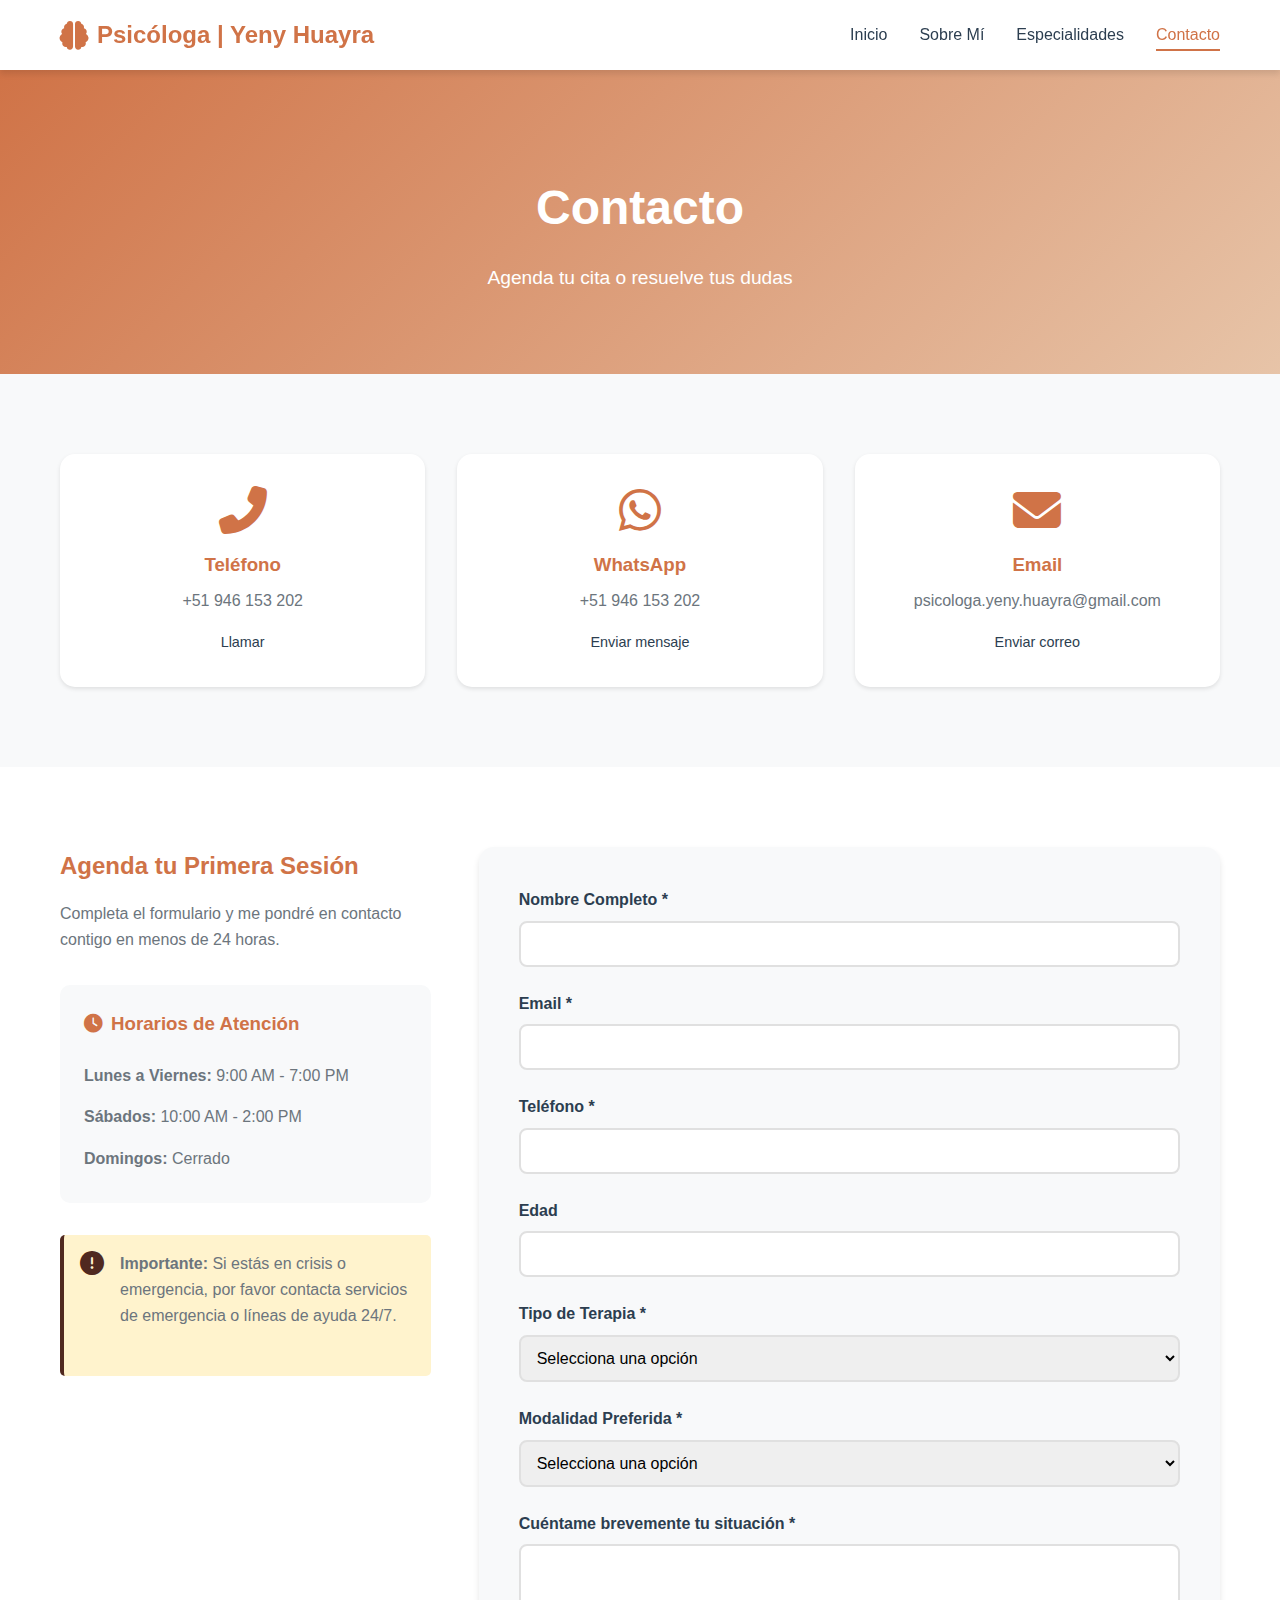
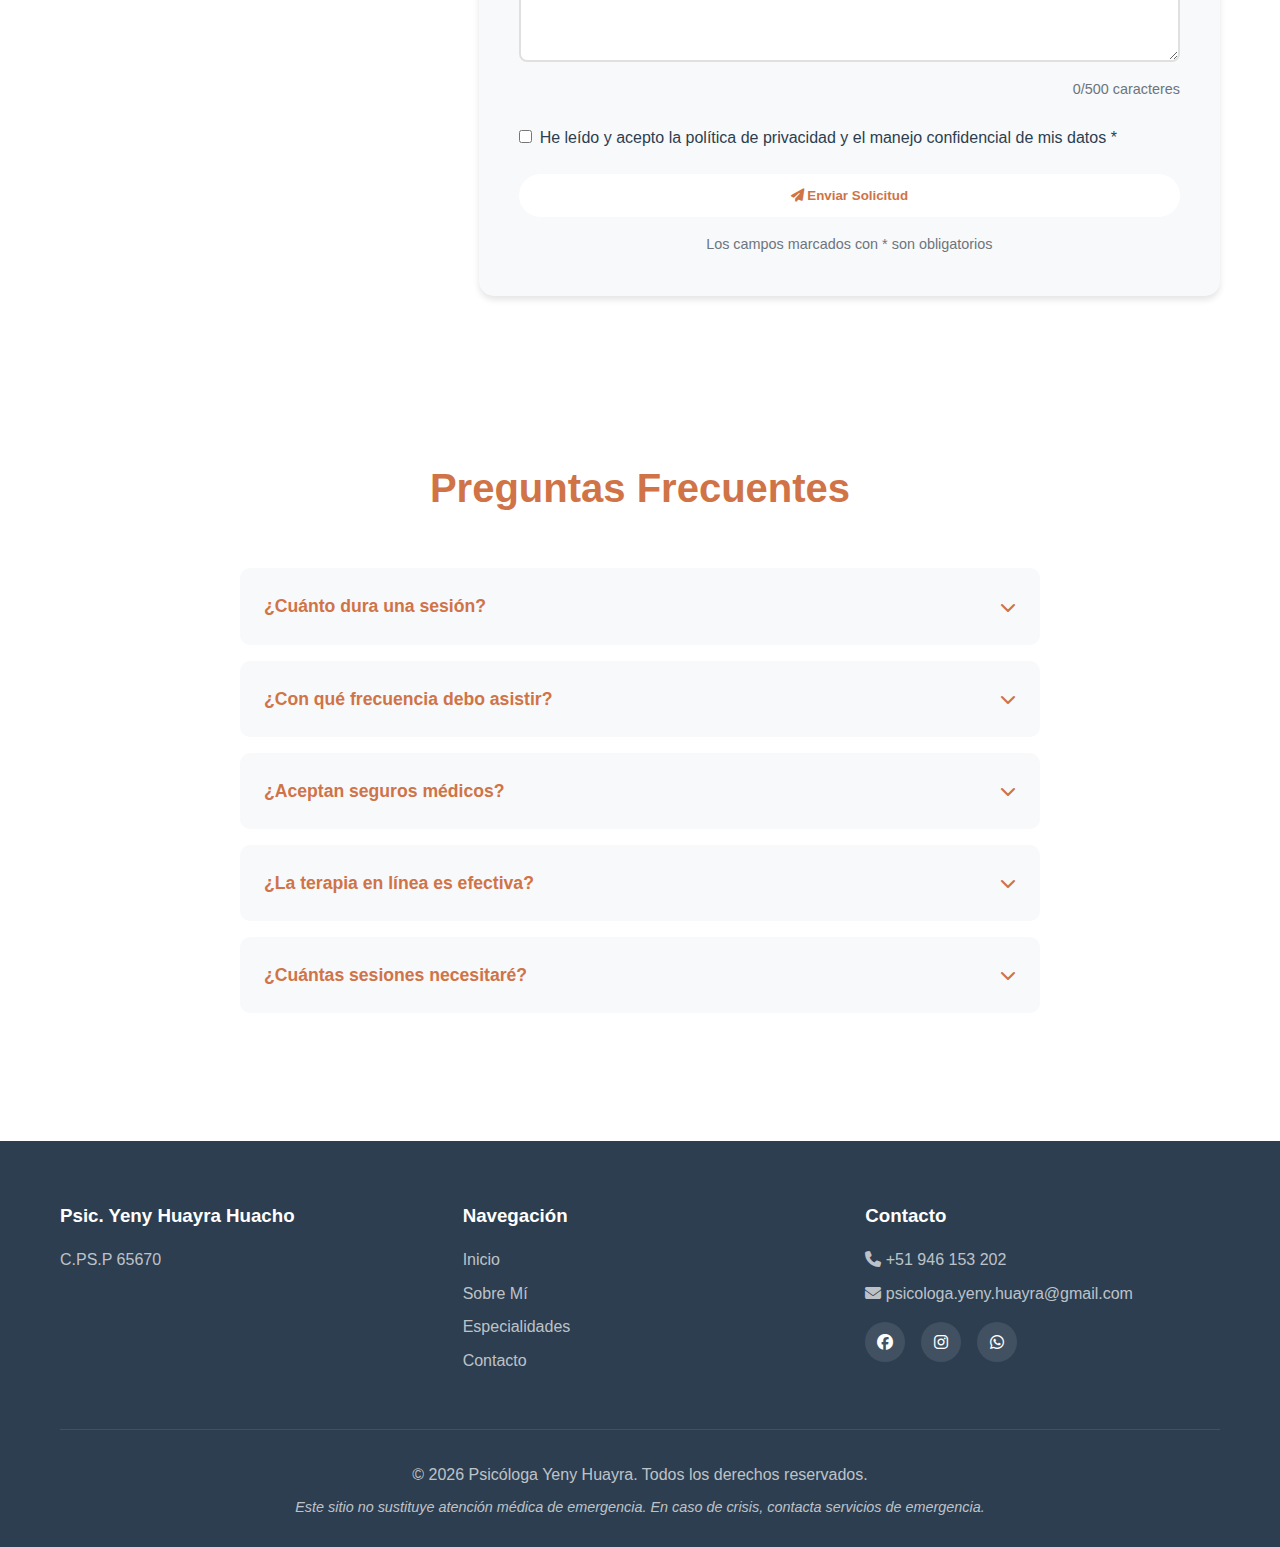
<file: contacto.html>
<!DOCTYPE html>
<html lang="es">
<head>
    <meta charset="UTF-8">
    <meta name="viewport" content="width=device-width, initial-scale=1.0">
    <meta name="description" content="Contacta conmigo para agendar tu sesión de terapia psicológica">
    <title>Contacto</title>
    <link rel="icon" href="img/icons/LOGO.ico">
    <link rel="stylesheet" href="css/styles.css">
    <link rel="stylesheet" href="css/responsive.css">
    <link rel="stylesheet" href="https://cdnjs.cloudflare.com/ajax/libs/font-awesome/6.4.0/css/all.min.css">
</head>
<body>
    <!-- Header y Navegación -->
    <header>
        <nav class="navbar">
            <div class="container">
                <div class="logo">
                    <i class="fas fa-brain"></i>
                    <span>Psicóloga | Yeny Huayra</span>
                </div>
                <button class="menu-toggle" id="menuToggle">
                    <i class="fas fa-bars"></i>
                </button>
                <ul class="nav-menu" id="navMenu">
                    <li><a href="index.html">Inicio</a></li>
                    <li><a href="sobre-mi.html">Sobre Mí</a></li>
                    <li><a href="especialidades.html">Especialidades</a></li>
                    <li><a href="contacto.html" class="active">Contacto</a></li>
                </ul>
            </div>
        </nav>
    </header>

    <!-- Hero Interno -->
    <section class="hero-interno">
        <div class="container">
            <h1>Contacto</h1>
            <p>Agenda tu cita o resuelve tus dudas</p>
        </div>
    </section>

    <!-- Información de Contacto -->
    <section class="contacto-info">
        <div class="container">
            <div class="contacto-grid">
                
                <div class="contacto-card">
                    <i class="fas fa-phone-alt"></i>
                    <h3>Teléfono</h3>
                    <p>+51 946 153 202</p>
                    <a href="tel:+51946153202" class="btn-small">Llamar</a>
                </div>

                <div class="contacto-card">
                    <i class="fab fa-whatsapp"></i>
                    <h3>WhatsApp</h3>
                    <p>+51 946 153 202</p>
                    <a href="https://wa.link/kbp69y" target="_blank" class="btn-small">Enviar mensaje</a>
                </div>

                <div class="contacto-card">
                    <i class="fas fa-envelope"></i>
                    <h3>Email</h3>
                    <p>psicologa.yeny.huayra@gmail.com</p>
                    <a href="mailto:73381577@continental.edu.pe" class="btn-small">Enviar correo</a>
                </div>

                <!-- <div class="contacto-card">
                    <i class="fas fa-map-marker-alt"></i>
                    <h3>Ubicación</h3>
                    <p>Jr. Veliz</p>
                    <a href="https://maps.app.goo.gl/CfaQqJPq9ymv6P8L8" target="_blank" class="btn-small">Ver mapa</a>
                </div> -->

            </div>
        </div>
    </section>

    <!-- Formulario de Contacto -->
    <section class="formulario-contacto">
        <div class="container">
            <div class="form-wrapper">
                <div class="form-info">
                    <h2>Agenda tu Primera Sesión</h2>
                    <p>Completa el formulario y me pondré en contacto contigo en menos de 24 horas.</p>
                    
                    <div class="horarios">
                        <h3><i class="fas fa-clock"></i> Horarios de Atención</h3>
                        <ul>
                            <li><strong>Lunes a Viernes:</strong> 9:00 AM - 7:00 PM</li>
                            <li><strong>Sábados:</strong> 10:00 AM - 2:00 PM</li>
                            <li><strong>Domingos:</strong> Cerrado</li>
                        </ul>
                    </div>

                    <div class="info-importante">
                        <i class="fas fa-exclamation-circle"></i>
                        <p><strong>Importante:</strong> Si estás en crisis o emergencia, por favor contacta servicios de emergencia o líneas de ayuda 24/7.</p>
                    </div>
                </div>

                <div class="form-container">
                    <form id="contactForm" action="https://formspree.io/f/TU_FORMSPREE_ID" method="POST">
                        <div class="form-group">
                            <label for="nombre">Nombre Completo *</label>
                            <input type="text" id="nombre" name="nombre" required>
                        </div>

                        <div class="form-group">
                            <label for="email">Email *</label>
                            <input type="email" id="email" name="email" required>
                        </div>

                        <div class="form-group">
                            <label for="telefono">Teléfono *</label>
                            <input type="tel" id="telefono" name="telefono" required>
                        </div>

                        <div class="form-group">
                            <label for="edad">Edad</label>
                            <input type="number" id="edad" name="edad" min="1" max="120">
                        </div>

                        <div class="form-group">
                            <label for="tipo-terapia">Tipo de Terapia *</label>
                            <select id="tipo-terapia" name="tipo-terapia" required>
                                <option value="">Selecciona una opción</option>
                                <option value="individual">Terapia Individual</option>
                                <option value="pareja">Terapia de Pareja</option>
                                <option value="familiar">Terapia Familiar</option>
                                <option value="infantil">Terapia Infantil/Adolescente</option>
                            </select>
                        </div>

                        <div class="form-group">
                            <label for="modalidad">Modalidad Preferida *</label>
                            <select id="modalidad" name="modalidad" required>
                                <option value="">Selecciona una opción</option>
                                <option value="presencial">Presencial</option>
                                <option value="online">En Línea</option>
                                <option value="indistinto">Indistinto</option>
                            </select>
                        </div>

                        <div class="form-group">
                            <label for="mensaje">Cuéntame brevemente tu situación *</label>
                            <textarea id="mensaje" name="mensaje" rows="5" required></textarea>
                        </div>

                        <div class="form-group checkbox-group">
                            <input type="checkbox" id="privacidad" name="privacidad" required>
                            <label for="privacidad">He leído y acepto la política de privacidad y el manejo confidencial de mis datos *</label>
                        </div>

                        <button type="submit" class="btn btn-primary btn-block">
                            <i class="fas fa-paper-plane"></i> Enviar Solicitud
                        </button>

                        <p class="form-note">Los campos marcados con * son obligatorios</p>
                    </form>

                    <div id="formSuccess" class="form-message success" style="display: none;">
                        <i class="fas fa-check-circle"></i>
                        <p>¡Gracias por tu mensaje! Me pondré en contacto contigo pronto.</p>
                    </div>

                    <div id="formError" class="form-message error" style="display: none;">
                        <i class="fas fa-exclamation-circle"></i>
                        <p>Hubo un error al enviar el formulario. Por favor intenta nuevamente.</p>
                    </div>
                </div>
            </div>
        </div>
    </section>

    <!-- Mapa -->
    <!-- <section class="mapa" id="mapa">
        <div class="container">
            <h2 class="section-title">¿Cómo Llegar?</h2>
            <div class="mapa-container">
                <iframe 
                    src="https://www.google.com/maps/embed?pb=!1m18!1m12!1m3!1d3762.6!2d-99.1!3d19.4!2m3!1f0!2f0!3f0!3m2!1i1024!2i768!4f13.1!3m3!1m2!1s0x0%3A0x0!2zMTnCsDI0JzAwLjAiTiA5OcKwMDYnMDAuMCJX!5e0!3m2!1ses!2smx!4v1234567890" 
                    width="100%" 
                    height="450" 
                    style="border:0;" 
                    allowfullscreen="" 
                    loading="lazy">
                </iframe>
            </div>
            <p class="mapa-direccion">
                <i class="fas fa-map-marker-alt"></i>
                <strong>Dirección:</strong> Jr. Veliz
            </p>
        </div>
    </section> -->

    <!-- Preguntas Frecuentes -->
    <section class="faq">
        <div class="container">
            <h2 class="section-title">Preguntas Frecuentes</h2>
            
            <div class="faq-list">
                <div class="faq-item">
                    <div class="faq-question">
                        <h3>¿Cuánto dura una sesión?</h3>
                        <i class="fas fa-chevron-down"></i>
                    </div>
                    <div class="faq-answer">
                        <p>Las sesiones individuales duran 50 minutos, mientras que las sesiones de pareja o familia duran 60 minutos.</p>
                    </div>
                </div>

                <div class="faq-item">
                    <div class="faq-question">
                        <h3>¿Con qué frecuencia debo asistir?</h3>
                        <i class="fas fa-chevron-down"></i>
                    </div>
                    <div class="faq-answer">
                        <p>Generalmente recomiendo sesiones semanales al inicio. Conforme avances, podemos espaciarlas a quincenales.</p>
                    </div>
                </div>

                <div class="faq-item">
                    <div class="faq-question">
                        <h3>¿Aceptan seguros médicos?</h3>
                        <i class="fas fa-chevron-down"></i>
                    </div>
                    <div class="faq-answer">
                        <p>Proporciono factura que puedes presentar a tu aseguradora para reembolso, según tu póliza.</p>
                    </div>
                </div>

                <div class="faq-item">
                    <div class="faq-question">
                        <h3>¿La terapia en línea es efectiva?</h3>
                        <i class="fas fa-chevron-down"></i>
                    </div>
                    <div class="faq-answer">
                        <p>Sí, estudios demuestran que la terapia en línea tiene la misma efectividad que la presencial para la mayoría de los casos.</p>
                    </div>
                </div>

                <div class="faq-item">
                    <div class="faq-question">
                        <h3>¿Cuántas sesiones necesitaré?</h3>
                        <i class="fas fa-chevron-down"></i>
                    </div>
                    <div class="faq-answer">
                        <p>Depende de cada caso. Algunos objetivos se logran en 8-12 sesiones, mientras que procesos más profundos pueden requerir más tiempo.</p>
                    </div>
                </div>
            </div>
        </div>
    </section>

    <!-- Footer -->
    <footer>
        <div class="container">
            <div class="footer-content">
                <div class="footer-section">
                    <h3>Psic. Yeny Huayra Huacho</h3>
                    <p>C.PS.P 65670</p>
                    <!--<p>Especialista en [Tu especialidad]</p>-->
                </div>

                <div class="footer-section">
                    <h3>Navegación</h3>
                    <ul>
                        <li><a href="index.html">Inicio</a></li>
                        <li><a href="sobre-mi.html">Sobre Mí</a></li>
                        <li><a href="especialidades.html">Especialidades</a></li>
                        <li><a href="contacto.html">Contacto</a></li>
                    </ul>
                </div>

                <div class="footer-section">
                    <h3>Contacto</h3>
                    <p><i class="fas fa-phone"></i> +51 946 153 202</p>
                    <p><i class="fas fa-envelope"></i> psicologa.yeny.huayra@gmail.com</p>
                    <div class="social-links">
                        <a href="https://www.facebook.com/huayrahuachoyeny" target="_blank" rel="noopener noreferrer"><i class="fab fa-facebook"></i></a>
                        <a href="https://www.instagram.com/psic_yenyhuayra?fbclid=IwY2xjawPeju1leHRuA2FlbQIxMABicmlkETFVYVBVdTRZNURITzBhWWtrc3J0YwZhcHBfaWQQMjIyMDM5MTc4ODIwMDg5MgABHjsht4UIkCPosep6uaL7I7lN66fktIV7Z1B2OHzxSxD-JfBJrRdkT0hI9Edx_aem_6E0GGpoZfxyTyTle_p83pA" target="_blank" rel="noopener noreferrer"><i class="fab fa-instagram"></i></a>
                        <a href="https://wa.link/kbp69y" target="_blank" rel="noopener noreferrer"><i class="fab fa-whatsapp"></i></a>

                    </div>
                </div>
            </div>

            <div class="footer-bottom">
                <p>&copy; 2026 Psicóloga Yeny Huayra. Todos los derechos reservados.</p>
                <p class="disclaimer">Este sitio no sustituye atención médica de emergencia. En caso de crisis, contacta servicios de emergencia.</p>
            </div>
        </div>
    </footer>

    <script src="js/main.js"></script>
    <script src="js/form.js"></script>
</body>
</html>
</file>
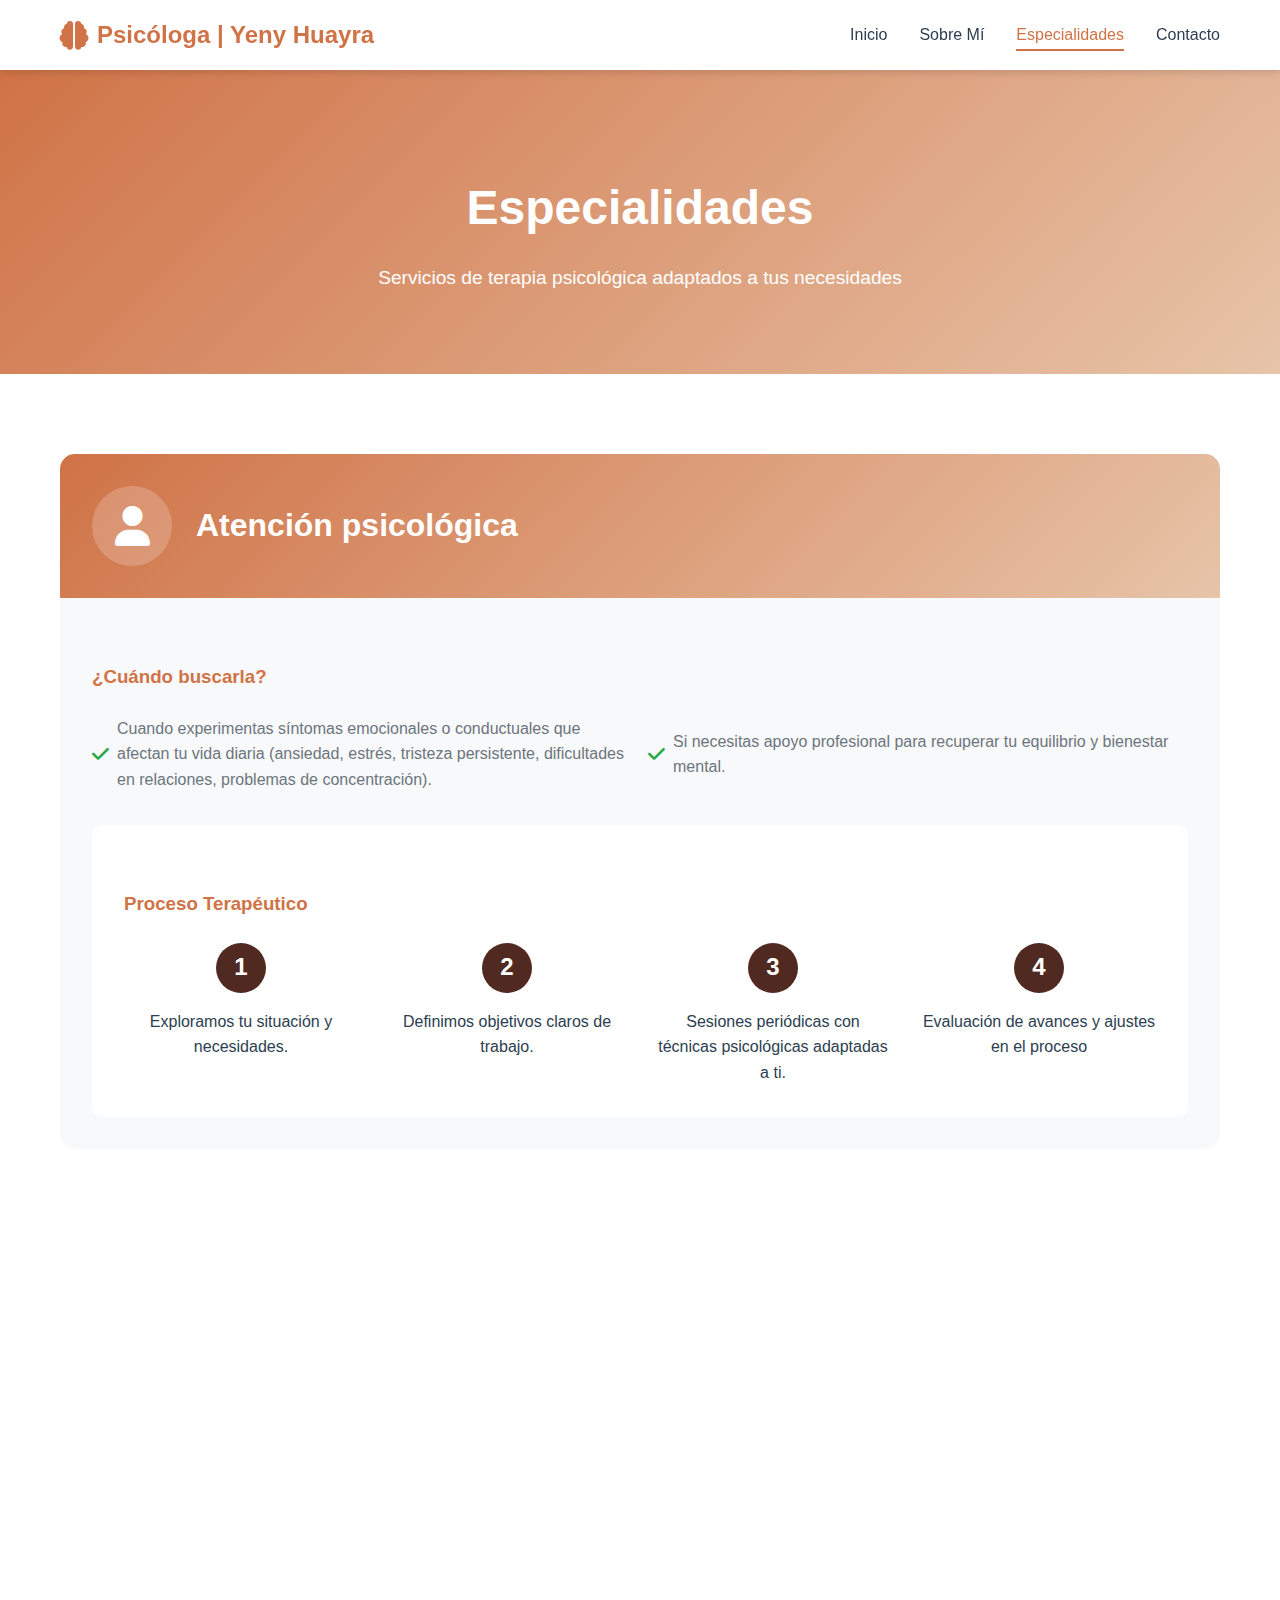
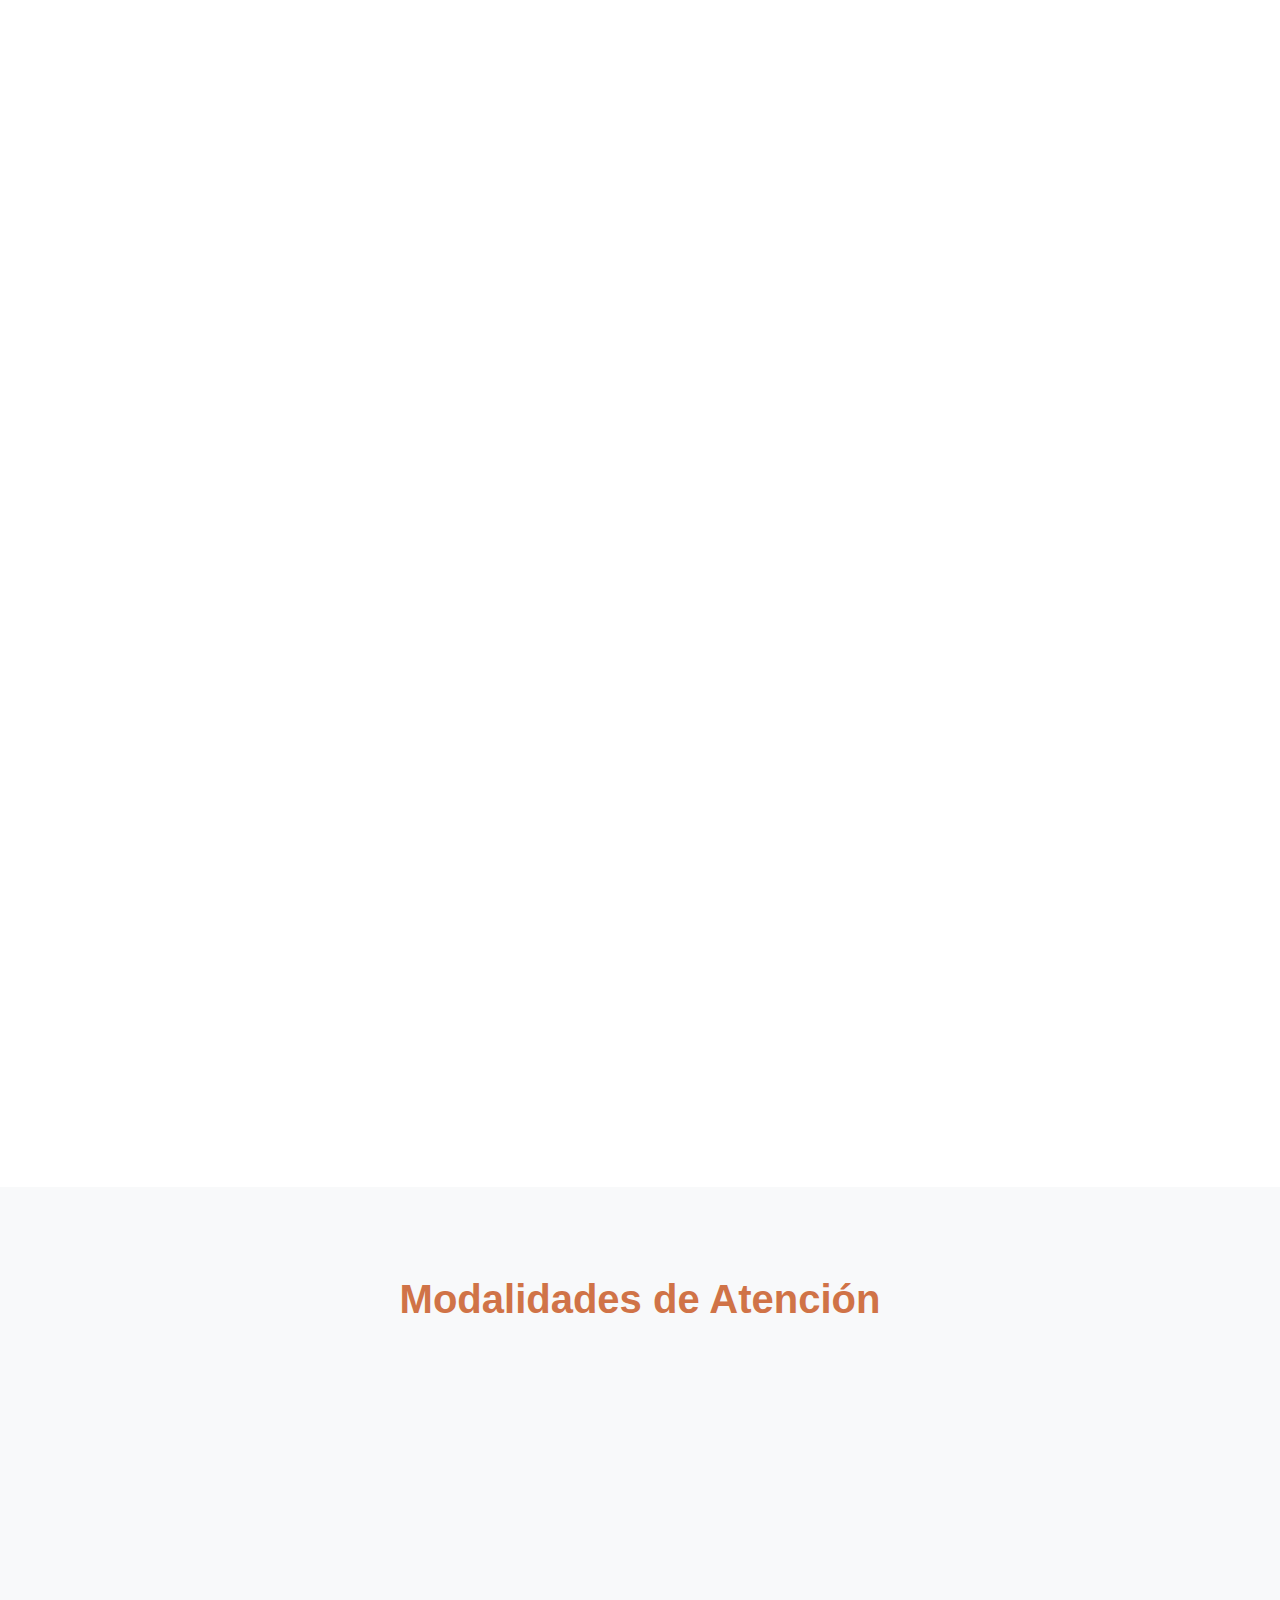
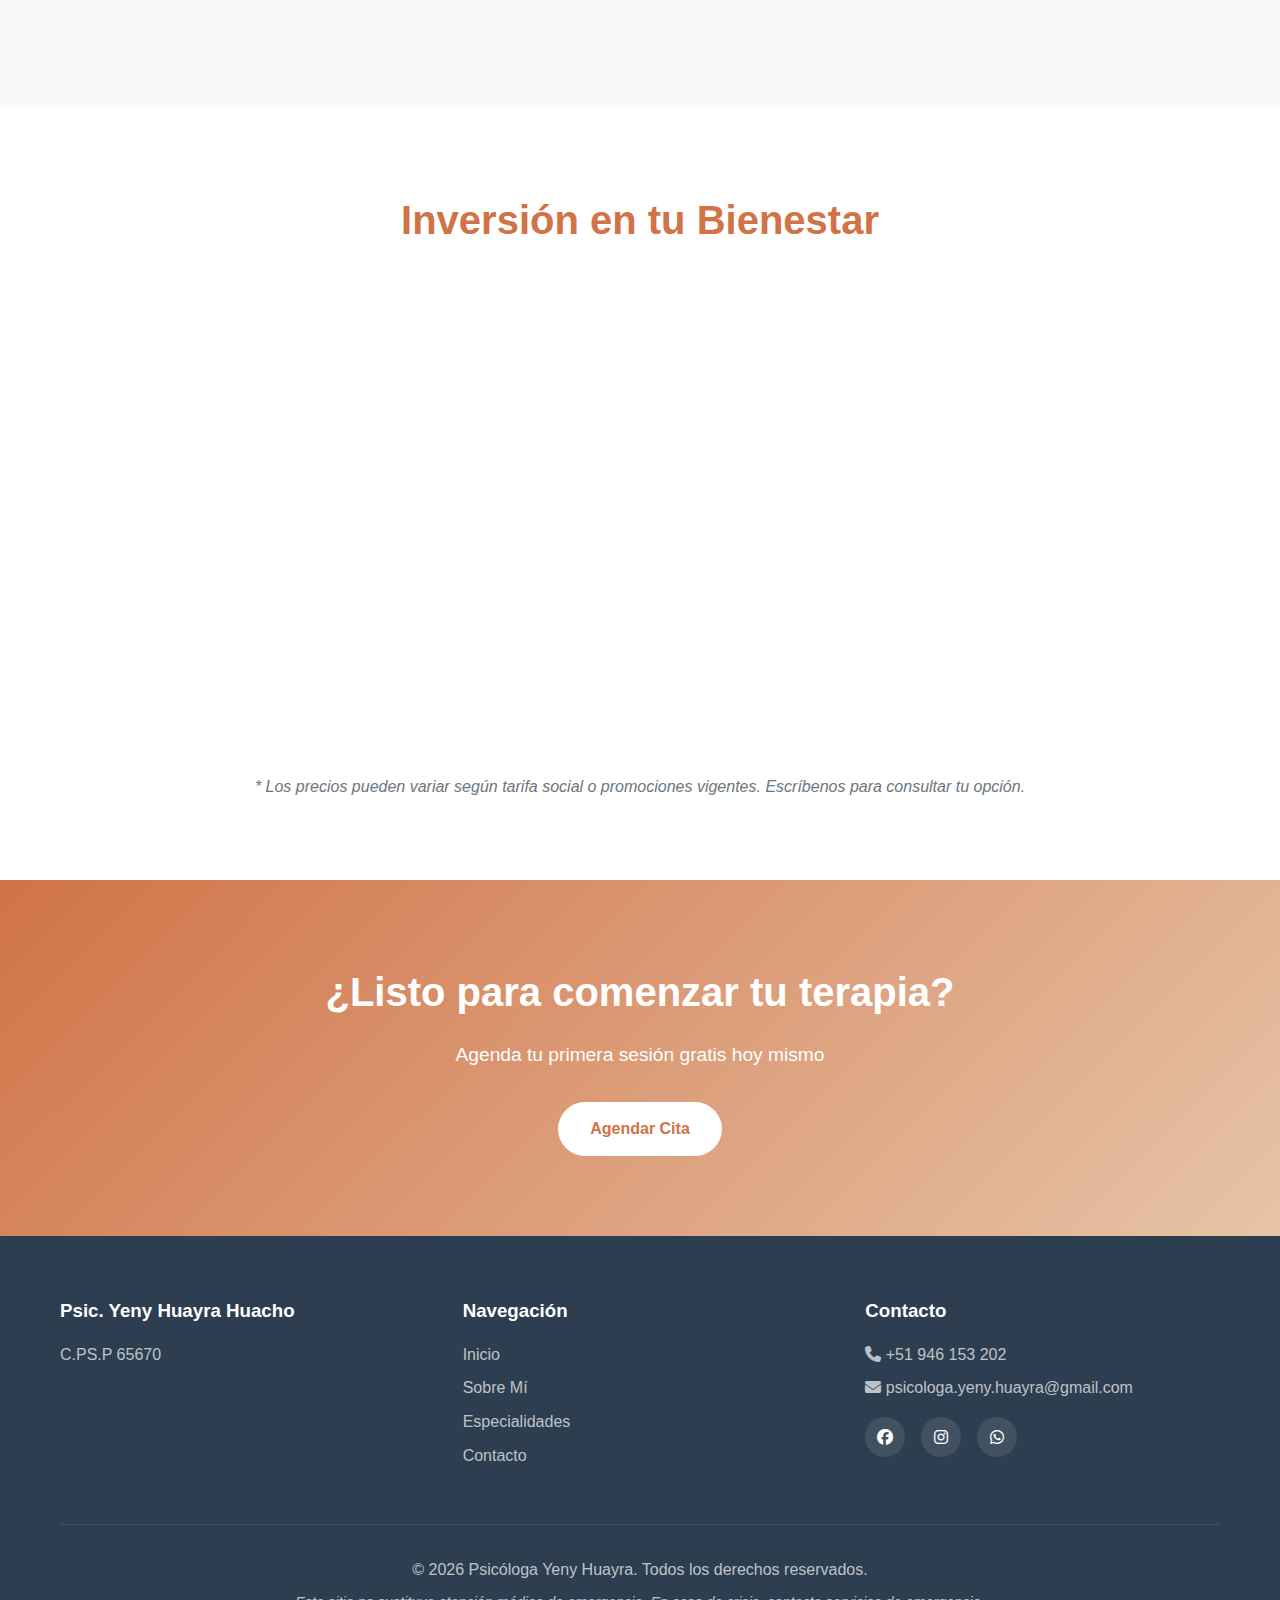
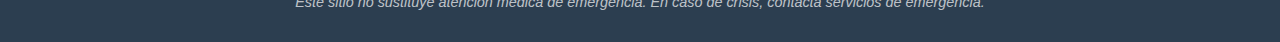
<file: especialidades.html>
<!DOCTYPE html>
<html lang="es">
<head>
    <meta charset="UTF-8">
    <meta name="viewport" content="width=device-width, initial-scale=1.0">
    <meta name="description" content="Especialidades en terapia psicológica: individual, pareja, familiar y más">
    <title>Especialidades</title>
    <link rel="icon" href="img/icons/LOGO.ico">
    <link rel="stylesheet" href="css/styles.css">
    <link rel="stylesheet" href="css/responsive.css">
    <link rel="stylesheet" href="https://cdnjs.cloudflare.com/ajax/libs/font-awesome/6.4.0/css/all.min.css">
</head>
<body>
    <!-- Header y Navegación -->
    <header>
        <nav class="navbar">
            <div class="container">
                <div class="logo">
                    <i class="fas fa-brain"></i>
                    <span>Psicóloga | Yeny Huayra</span>
                </div>
                <button class="menu-toggle" id="menuToggle">
                    <i class="fas fa-bars"></i>
                </button>
                <ul class="nav-menu" id="navMenu">
                    <li><a href="index.html">Inicio</a></li>
                    <li><a href="sobre-mi.html">Sobre Mí</a></li>
                    <li><a href="especialidades.html" class="active"ee>Especialidades</a></li>
                    <li><a href="contacto.html">Contacto</a></li>
                </ul>
            </div>
        </nav>
    </header>

    <!-- Hero Interno -->
    <section class="hero-interno">
        <div class="container">
            <h1>Especialidades</h1>
            <p>Servicios de terapia psicológica adaptados a tus necesidades</p>
        </div>
    </section>

    <!-- Especialidades Detalladas -->
    <section class="especialidades-detalle">
        <div class="container">
            
            <!-- Terapia Individual -->
            <div class="especialidad-item">
                <div class="especialidad-header">
                    <div class="especialidad-icon">
                        <i class="fas fa-user"></i>
                    </div>
                    <h2>Atención psicológica</h2>
                </div>
                <div class="especialidad-content">
                    <!-- <p>La terapia individual es un espacio confidencial donde trabajaremos juntos para abordar tus preocupaciones personales y alcanzar tus objetivos de bienestar emocional.</p> -->
                    <h3>¿Cuándo buscarla?</h3>
                    <ul class="check-list">
                        <li><i class="fas fa-check"></i> Cuando experimentas síntomas emocionales o conductuales que afectan tu vida diaria (ansiedad, estrés, tristeza persistente, dificultades en relaciones, problemas de concentración).</li>
                        <li><i class="fas fa-check"></i> Si necesitas apoyo profesional para recuperar tu equilibrio y bienestar mental.</li>
                        <!-- <li><i class="fas fa-check"></i> Estrés laboral o académico</li>
                        <li><i class="fas fa-check"></i> Baja autoestima</li>
                        <li><i class="fas fa-check"></i> Duelo y pérdidas</li>
                        <li><i class="fas fa-check"></i> Problemas de sueño</li>
                        <li><i class="fas fa-check"></i> Gestión de emociones</li> -->
                    </ul>

                    <div class="proceso">
                        <h3>Proceso Terapéutico</h3>
                        <div class="proceso-steps">
                            <div class="step">
                                <span class="step-number">1</span>
                                <p>Exploramos tu situación y necesidades.</p>
                            </div>
                            <div class="step">
                                <span class="step-number">2</span>
                                <p>Definimos objetivos claros de trabajo.</p>
                            </div>
                            <div class="step">
                                <span class="step-number">3</span>
                                <p>Sesiones periódicas con técnicas psicológicas adaptadas a ti.</p>
                            </div>
                            <div class="step">
                                <span class="step-number">4</span>
                                <p>Evaluación de avances y ajustes en el proceso</p>
                            </div>
                        </div>
                    </div>
                </div>
            </div>

            <!-- Terapia de Pareja -->
            <div class="especialidad-item">
                <div class="especialidad-header">
                    <div class="especialidad-icon">
                        <i class="fas fa-heart"></i>
                    </div>
                    <h2>🤝 Acompañamiento psicológico</h2>
                </div>
                <div class="especialidad-content">
                    <!-- <p>Ayudo a las parejas a mejorar su comunicación, resolver conflictos y fortalecer su vínculo emocional.</p> -->
                    
                    <h3>¿Cuándo buscarlo?</h3>
                    <ul class="check-list">
                        <li><i class="fas fa-check"></i> En momentos de cambio vital (inicio de estudios, nuevas responsabilidades, rupturas, duelos).</li>
                        <li><i class="fas fa-check"></i> Cuando deseas reflexionar sobre tus emociones y pensamientos sin necesidad de un tratamiento clínico.</li>
                        <li><i class="fas fa-check"></i> Si buscas un espacio seguro para crecer y conocerte mejor.</li>
                        <!-- <li><i class="fas fa-check"></i> Diferencias en crianza de hijos</li>
                        <li><i class="fas fa-check"></i> Problemas de intimidad</li>
                        <li><i class="fas fa-check"></i> Decisiones importantes (matrimonio, hijos, etc.)</li> -->
                    </ul>

                    <!-- <div class="info-box">
                        <i class="fas fa-info-circle"></i>
                        <p><strong>Nota:</strong> La terapia de pareja funciona mejor cuando ambos miembros están comprometidos con el proceso.</p>
                    </div> -->
                    <div class="proceso">
                        <h3>Proceso a seguir</h3>
                        <div class="proceso-steps">
                            <div class="step">
                                <span class="step-number">1</span>
                                <p>Conversaciones abiertas y de escucha activa.</p>
                            </div>
                            <div class="step">
                                <span class="step-number">2</span>
                                <p>Exploración de tus emociones y experiencias.</p>
                            </div>
                            <div class="step">
                                <span class="step-number">3</span>
                                <p>Orientación para fortalecer tu autoconfianza y resiliencia.</p>
                            </div>
                            <div class="step">
                                <span class="step-number">4</span>
                                <p>Acompañamiento continuo respetando tu ritmo personal.</p>
                            </div>
                        </div>
                    </div>
                </div>
            </div>

            <!-- Consejería -->
            <div class="especialidad-item">
                <div class="especialidad-header">
                    <div class="especialidad-icon">
                        <i class="fas fa-users"></i>
                    </div>
                    <h2>💡 Consejería</h2>
                </div>
                <div class="especialidad-content">
                    <!-- <p>La terapia familiar ayuda a mejorar la dinámica y comunicación entre los miembros de la familia.</p> -->
                    
                    <h3>¿Cuándo buscarla?</h3>
                    <ul class="check-list">
                        <li><i class="fas fa-check"></i> Cuando necesitas orientación puntual para tomar decisiones (académicas, laborales, familiares).</li>
                        <li><i class="fas fa-check"></i> Si enfrentas un problema específico y buscas alternativas claras.</li>
                        <li><i class="fas fa-check"></i> En situaciones donde requieres estrategias prácticas inmediatas.</li>
                    </ul>
                    <div class="proceso">
                        <h3>Proceso a seguir</h3>
                        <div class="proceso-steps">
                            <div class="step">
                                <span class="step-number">1</span>
                                <p>Sesión breve enfocada en tu consulta concreta.</p>
                            </div>
                            <div class="step">
                                <span class="step-number">2</span>
                                <p>Identificación de opciones y recursos disponibles.</p>
                            </div>
                            <div class="step">
                                <span class="step-number">3</span>
                                <p>Orientación clara y práctica para que tomes decisiones informadas.</p>
                            </div>
                            <div class="step">
                                <span class="step-number">4</span>
                                <p>Seguimiento opcional si lo deseas.</p>
                            </div>
                        </div>
                </div>
            </div>
        </div>
    </section>

    <!-- Modalidades -->
    <section class="modalidades">
        <div class="container">
            <h2 class="section-title">Modalidades de Atención</h2>
            
            <div class="modalidades-grid">
                <div class="modalidad-card">
                    <i class="fas fa-building"></i>
                    <h3>Presencial</h3>
                    <p>Sesiones previa coordinación</p>
                    <p class="modalidad-detalle">Ambiente cómodo y privado</p>
                </div>

                <div class="modalidad-card">
                    <i class="fas fa-video"></i>
                    <h3>En Línea</h3>
                    <p>Terapia por videollamada desde la comodidad de tu hogar</p>
                    <p class="modalidad-detalle">Misma efectividad que presencial</p>
                </div>
                <!--
                <div class="modalidad-card">
                    <i class="fas fa-home"></i>
                    <h3>A Domicilio</h3>
                    <p>Visitas a domicilio en casos especiales</p>
                    <p class="modalidad-detalle">Consultar disponibilidad</p>
                </div>-->

            </div>
        </div>
    </section>

    <!-- Precios (Opcional) -->
    <section class="precios">
        <div class="container">
            <h2 class="section-title">Inversión en tu Bienestar</h2>
            
            <div class="precios-grid">
                <div class="precio-card">
                    <h3>Atención psicológica</h3>
                    <p class="precio">S/110 - S/130</p>
                    <ul>
                        <li>4 sesiones: S/480 (S/120 cada una)</li>
                        <li>8 sesiones: S/880 (S/110 cada una)</li>
                    </ul>
                    <p>Presencial y online</p>
                </div>

                <div class="precio-card destacado">
                    <span class="badge">Más Popular</span>
                    <h3>Acompañamiento psicológico</h3>
                    <p class="precio">S/95 - S/120</p>
                    <ul>
                        <li>4 sesiones: S/380 (S/95 cada una)</li>
                        <li>8 sesiones: S/700 (S/88 cada una)</li>
                        <li>12 sesiones: S/950 (S/80 cada una)</li>
                    </ul>
                    <p>Presencial y online</p>
                </div>

                <div class="precio-card">
                    <h3>Consejería psicológica</h3>
                    <p class="precio">S/34 - S/68</p>
                    <ul>
                        <li>2 sesiones: S/68 (S/34 cada una)</li>
                        <li>4 sesiones: S/130 (S/33 cada una)</li>
                        <li>8 sesiones: S/240 (S/30 cada una)</li>
                    </ul>
                    <p>Breve, puntual</p>
                </div>
            </div>

            <p class="nota-precios">* Los precios pueden variar según tarifa social o promociones vigentes. Escríbenos para consultar tu opción.</p>
        </div>
    </section>

    <!-- CTA -->
    <section class="cta">
        <div class="container">
            <h2>¿Listo para comenzar tu terapia?</h2>
            <p>Agenda tu primera sesión gratis hoy mismo</p>
            <a href="contacto.html" class="btn btn-light">Agendar Cita</a>
        </div>
    </section>

    <!-- Footer -->
    <footer>
        <div class="container">
            <div class="footer-content">
                <div class="footer-section">
                    <h3>Psic. Yeny Huayra Huacho</h3>
                    <p>C.PS.P 65670</p>
                    <!--<p>Especialista en [Tu especialidad]</p>-->
                </div>

                <div class="footer-section">
                    <h3>Navegación</h3>
                    <ul>
                        <li><a href="index.html">Inicio</a></li>
                        <li><a href="sobre-mi.html">Sobre Mí</a></li>
                        <li><a href="especialidades.html">Especialidades</a></li>
                        <li><a href="contacto.html">Contacto</a></li>
                    </ul>
                </div>

                <div class="footer-section">
                    <h3>Contacto</h3>
                    <p><i class="fas fa-phone"></i> +51 946 153 202</p>
                    <p><i class="fas fa-envelope"></i> psicologa.yeny.huayra@gmail.com</p>
                    <div class="social-links">
                        <a href="https://www.facebook.com/huayrahuachoyeny" target="_blank" rel="noopener noreferrer"><i class="fab fa-facebook"></i></a>
                        <a href="https://www.instagram.com/psic_yenyhuayra?fbclid=IwY2xjawPeju1leHRuA2FlbQIxMABicmlkETFVYVBVdTRZNURITzBhWWtrc3J0YwZhcHBfaWQQMjIyMDM5MTc4ODIwMDg5MgABHjsht4UIkCPosep6uaL7I7lN66fktIV7Z1B2OHzxSxD-JfBJrRdkT0hI9Edx_aem_6E0GGpoZfxyTyTle_p83pA" target="_blank" rel="noopener noreferrer"><i class="fab fa-instagram"></i></a>
                        <a href="https://wa.link/kbp69y" target="_blank" rel="noopener noreferrer"><i class="fab fa-whatsapp"></i></a>

                    </div>
                </div>
            </div>

            <div class="footer-bottom">
                <p>&copy; 2026 Psicóloga Yeny Huayra. Todos los derechos reservados.</p>
                <p class="disclaimer">Este sitio no sustituye atención médica de emergencia. En caso de crisis, contacta servicios de emergencia.</p>
            </div>
        </div>
    </footer>

    <script src="js/main.js"></script>
</body>
</html>
</file>
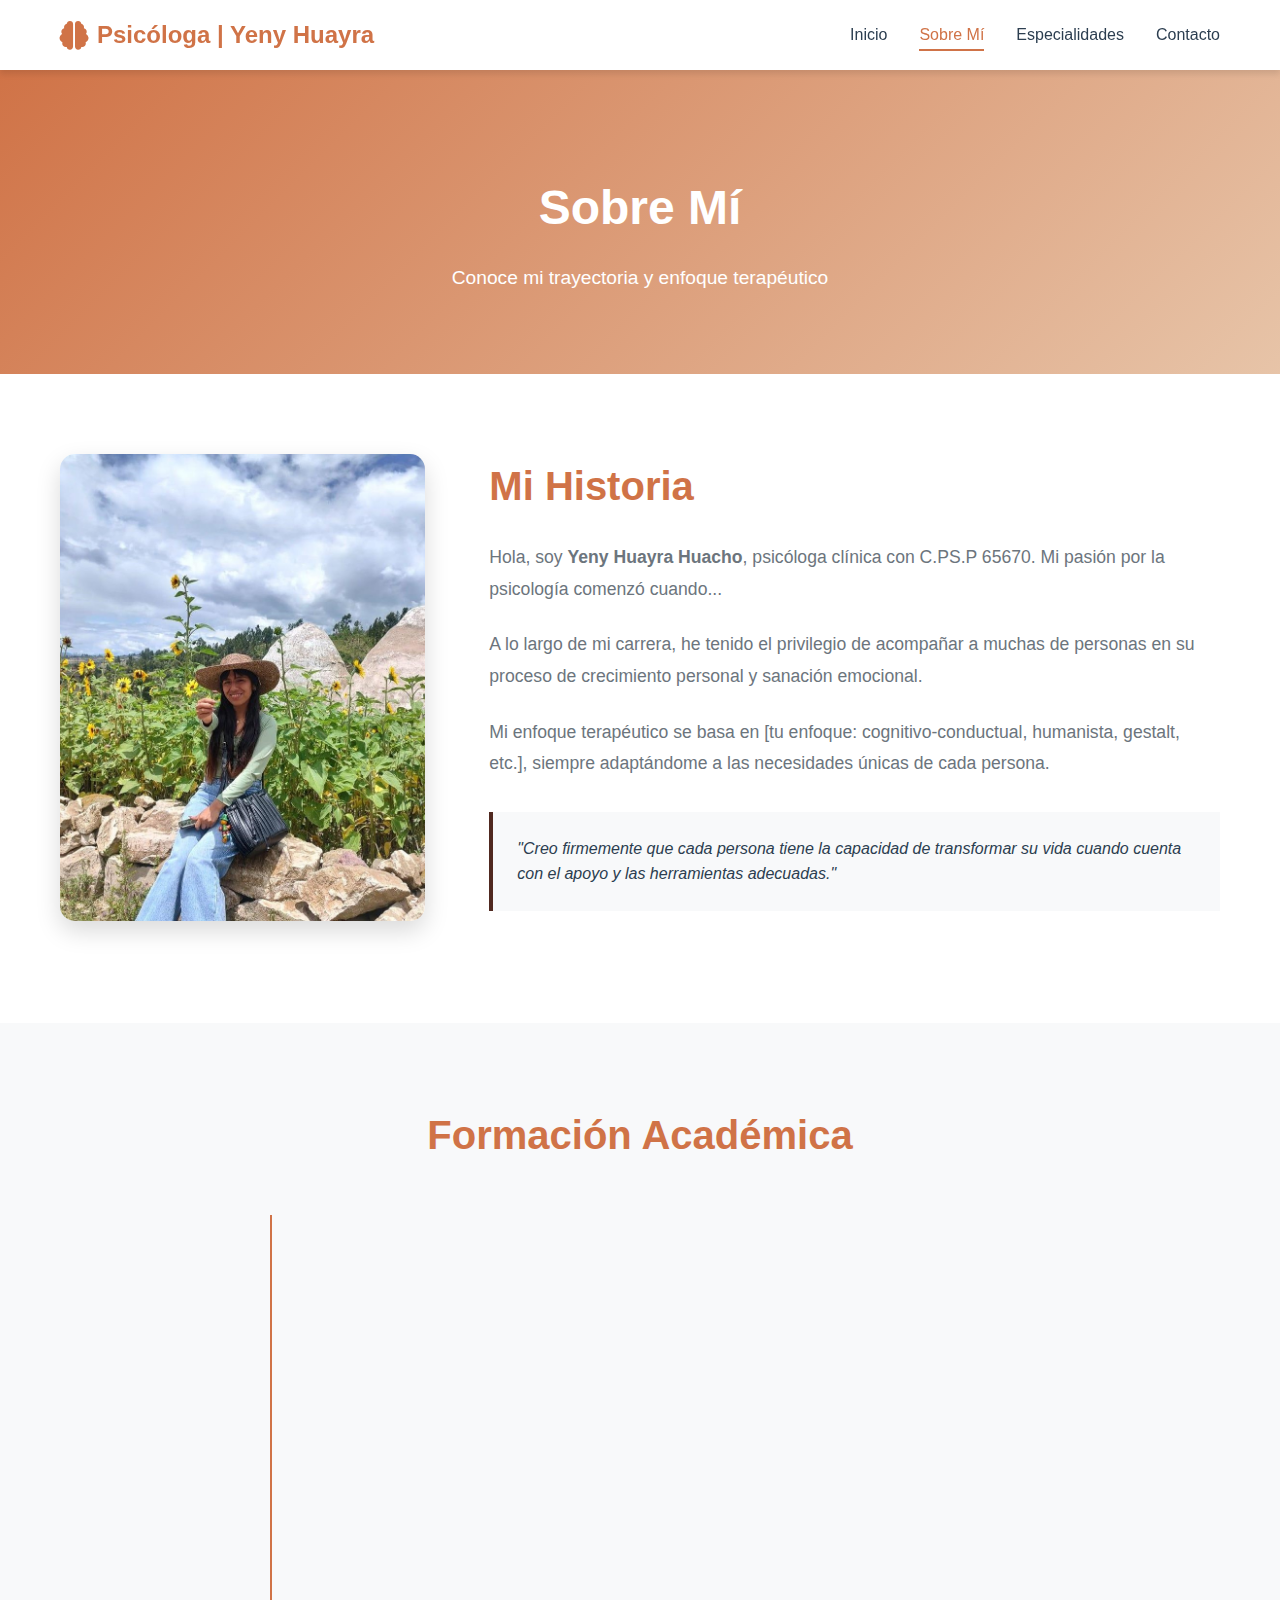
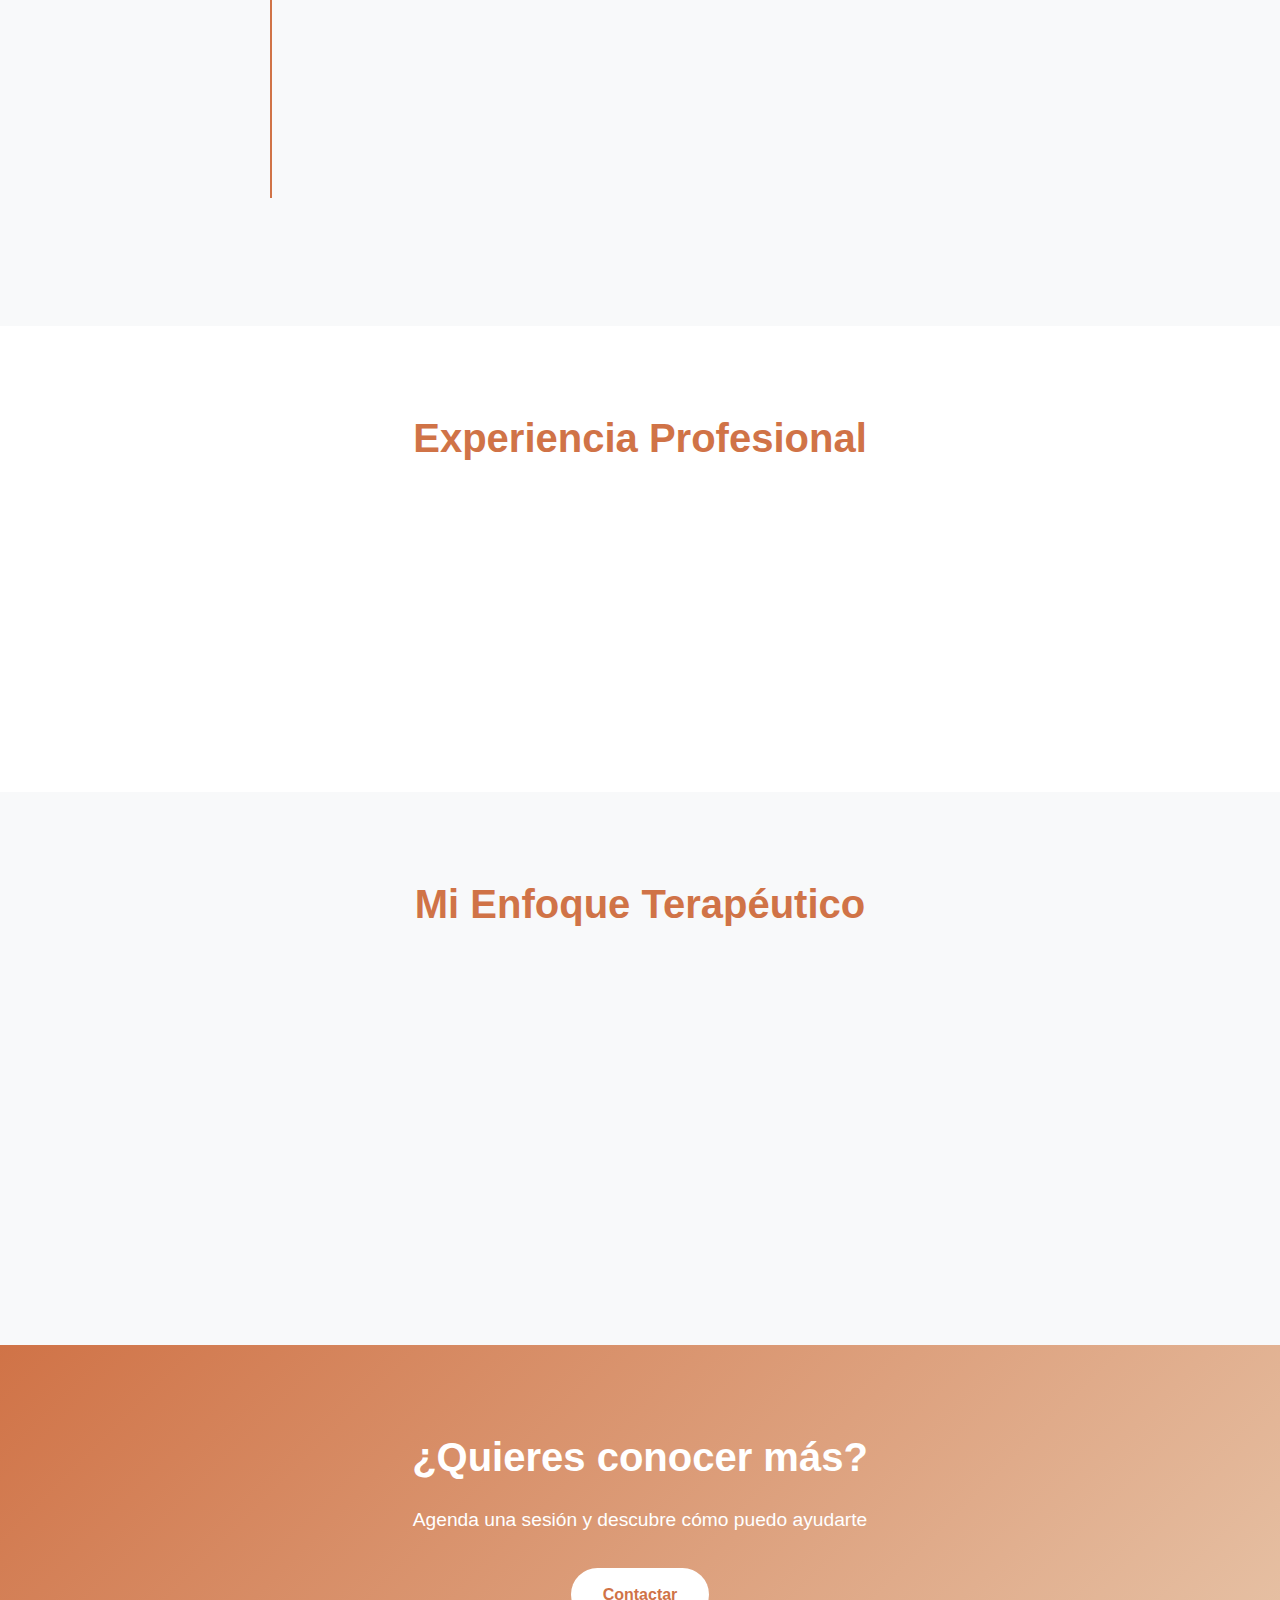
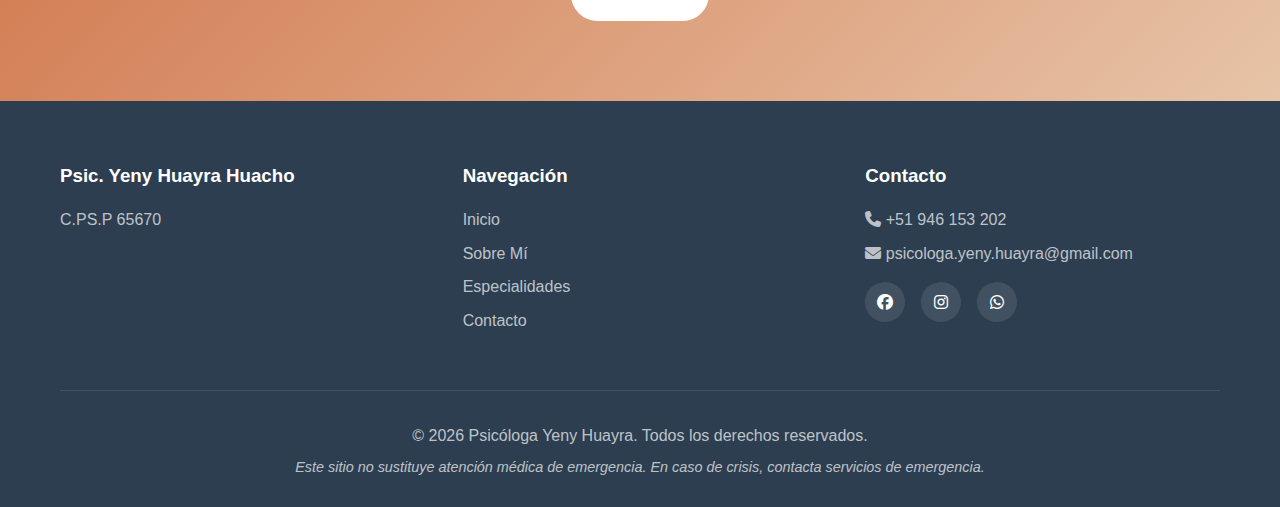
<file: sobre-mi.html>
<!DOCTYPE html>
<html lang="es">
<head>
    <meta charset="UTF-8">
    <meta name="viewport" content="width=device-width, initial-scale=1.0">
    <meta name="description" content="Conoce mi trayectoria profesional y enfoque terapéutico">
    <title>Sobre mi</title>
    <link rel="icon" href="img/icons/LOGO.ico">
    <link rel="stylesheet" href="css/styles.css">
    <link rel="stylesheet" href="css/responsive.css">
    <link rel="stylesheet" href="https://cdnjs.cloudflare.com/ajax/libs/font-awesome/6.4.0/css/all.min.css">
</head>
<body>
    <!-- Header y Navegación -->
    <header>
        <nav class="navbar">
            <div class="container">
                <div class="logo">
                    <i class="fas fa-brain"></i>
                    <span>Psicóloga | Yeny Huayra</span>
                </div>
                <button class="menu-toggle" id="menuToggle">
                    <i class="fas fa-bars"></i>
                </button>
                <ul class="nav-menu" id="navMenu">
                    <li><a href="index.html">Inicio</a></li>
                    <li><a href="sobre-mi.html" class="active">Sobre Mí</a></li>
                    <li><a href="especialidades.html">Especialidades</a></li>
                    <li><a href="contacto.html">Contacto</a></li>
                </ul>
            </div>
        </nav>
    </header>

    <!-- Hero Interno -->
    <section class="hero-interno">
        <div class="container">
            <h1>Sobre Mí</h1>
            <p>Conoce mi trayectoria y enfoque terapéutico</p>
        </div>
    </section>

    <!-- Mi Historia -->
    <section class="mi-historia">
        <div class="container">
            <div class="historia-content">
                <div class="historia-image">
                    <img src="img/campo.jpg" alt="Psicóloga Yeny Huayra">
                </div>
                <div class="historia-text">
                    <h2>Mi Historia</h2>
                    <p>Hola, soy <strong>Yeny Huayra Huacho</strong>, psicóloga clínica con C.PS.P 65670. Mi pasión por la psicología comenzó cuando...</p>
                    
                    <p>A lo largo de mi carrera, he tenido el privilegio de acompañar a muchas de personas en su proceso de crecimiento personal y sanación emocional.</p>

                    <p>Mi enfoque terapéutico se basa en [tu enfoque: cognitivo-conductual, humanista, gestalt, etc.], siempre adaptándome a las necesidades únicas de cada persona.</p>

                    <blockquote>
                        "Creo firmemente que cada persona tiene la capacidad de transformar su vida cuando cuenta con el apoyo y las herramientas adecuadas."
                    </blockquote>
                </div>
            </div>
        </div>
    </section>

    <!-- Formación Académica -->
    <section class="formacion">
        <div class="container">
            <h2 class="section-title">Formación Académica</h2>
            
            <div class="timeline">
                <div class="timeline-item">
                    <div class="timeline-icon">
                        <i class="fas fa-graduation-cap"></i>
                    </div>
                    <div class="timeline-content">
                        <h3>Licenciatura en Psicología</h3>
                        <p class="timeline-date">2025 - Universidad Continental</p>
                        <p>C.PS.P 65670</p>
                    </div>
                </div>

                <div class="timeline-item">
                    <div class="timeline-icon">
                        <i class="fas fa-certificate"></i>
                    </div>
                    <div class="timeline-content">
                        <h3>Maestría en [Especialidad]</h3>
                        <p class="timeline-date">[Año] - [Universidad]</p>
                        <p>Especialización en [área específica]</p>
                    </div>
                </div>

                <div class="timeline-item">
                    <div class="timeline-icon">
                        <i class="fas fa-award"></i>
                    </div>
                    <div class="timeline-content">
                        <h3>Certificaciones Adicionales</h3>
                        <p class="timeline-date">[Año] - Presente</p>
                        <ul>
                            <li>Terapia Cognitivo-Conductual</li>
                            <li>Terapia de Pareja</li>
                            <li>Mindfulness y Gestión Emocional</li>
                        </ul>
                    </div>
                </div>
            </div>
        </div>
    </section>

    <!-- Experiencia -->
    <section class="experiencia">
        <div class="container">
            <h2 class="section-title">Experiencia Profesional</h2>
            
            <div class="experiencia-grid">
                <div class="exp-card">
                    <h3>Consultorio Privado</h3>
                    <p class="exp-periodo">[Año] - Presente</p>
                    <p>Atención psicológica individual, de pareja y familiar</p>
                </div>

                <div class="exp-card">
                    <h3>[Institución/Hospital]</h3>
                    <p class="exp-periodo">[Año] - [Año]</p>
                    <p>Psicóloga clínica en [área específica]</p>
                </div>

                <div class="exp-card">
                    <h3>Talleres y Conferencias</h3>
                    <p class="exp-periodo">[Año] - Presente</p>
                    <p>Facilitadora de talleres sobre salud mental</p>
                </div>
            </div>
        </div>
    </section>

    <!-- Mi Enfoque -->
    <section class="mi-enfoque">
        <div class="container">
            <h2 class="section-title">Mi Enfoque Terapéutico</h2>
            
            <div class="enfoque-content">
                <div class="enfoque-item">
                    <i class="fas fa-compass"></i>
                    <h3>Centrado en la Persona</h3>
                    <p>Cada terapia se adapta a tus necesidades únicas y objetivos personales.</p>
                </div>

                <div class="enfoque-item">
                    <i class="fas fa-lightbulb"></i>
                    <h3>Basado en Evidencia</h3>
                    <p>Utilizo técnicas respaldadas por la investigación científica.</p>
                </div>

                <div class="enfoque-item">
                    <i class="fas fa-heart"></i>
                    <h3>Empático y Cálido</h3>
                    <p>Creo un espacio seguro libre de juicios donde puedas ser tú mismo/a.</p>
                </div>

                <div class="enfoque-item">
                    <i class="fas fa-chart-line"></i>
                    <h3>Orientado a Resultados</h3>
                    <p>Trabajamos juntos hacia metas concretas y medibles.</p>
                </div>
            </div>
        </div>
    </section>

    <!-- CTA -->
    <section class="cta">
        <div class="container">
            <h2>¿Quieres conocer más?</h2>
            <p>Agenda una sesión y descubre cómo puedo ayudarte</p>
            <a href="contacto.html" class="btn btn-light">Contactar</a>
        </div>
    </section>

    <!-- Footer -->
    <footer>
        <div class="container">
            <div class="footer-content">
                <div class="footer-section">
                    <h3>Psic. Yeny Huayra Huacho</h3>
                    <p>C.PS.P 65670</p>
                    <!--<p>Especialista en [Tu especialidad]</p>-->
                </div>

                <div class="footer-section">
                    <h3>Navegación</h3>
                    <ul>
                        <li><a href="index.html">Inicio</a></li>
                        <li><a href="sobre-mi.html">Sobre Mí</a></li>
                        <li><a href="especialidades.html">Especialidades</a></li>
                        <li><a href="contacto.html">Contacto</a></li>
                    </ul>
                </div>

                <div class="footer-section">
                    <h3>Contacto</h3>
                    <p><i class="fas fa-phone"></i> +51 946 153 202</p>
                    <p><i class="fas fa-envelope"></i> psicologa.yeny.huayra@gmail.com</p>
                    <div class="social-links">
                        <a href="https://www.facebook.com/huayrahuachoyeny" target="_blank" rel="noopener noreferrer"><i class="fab fa-facebook"></i></a>
                        <a href="https://www.instagram.com/psic_yenyhuayra?fbclid=IwY2xjawPeju1leHRuA2FlbQIxMABicmlkETFVYVBVdTRZNURITzBhWWtrc3J0YwZhcHBfaWQQMjIyMDM5MTc4ODIwMDg5MgABHjsht4UIkCPosep6uaL7I7lN66fktIV7Z1B2OHzxSxD-JfBJrRdkT0hI9Edx_aem_6E0GGpoZfxyTyTle_p83pA" target="_blank" rel="noopener noreferrer"><i class="fab fa-instagram"></i></a>
                        <a href="https://wa.link/kbp69y" target="_blank" rel="noopener noreferrer"><i class="fab fa-whatsapp"></i></a>

                    </div>
                </div>
            </div>

            <div class="footer-bottom">
                <p>&copy; 2026 Psicóloga Yeny Huayra. Todos los derechos reservados.</p>
                <p class="disclaimer">Este sitio no sustituye atención médica de emergencia. En caso de crisis, contacta servicios de emergencia.</p>
            </div>
        </div>
    </footer>

    <script src="js/main.js"></script>
</body>
</html>
</file>
<file: css/responsive.css>
/* ============================================
   RESPONSIVE DESIGN
   ============================================ */

/* Tablets y pantallas medianas (hasta 1024px) */
@media (max-width: 1024px) {
    .container {
        padding: 0 30px;
    }

    .hero h1 {
        font-size: 3rem;
    }

    .hero p {
        font-size: 1.2rem;
    }

    .section-title {
        font-size: 2.2rem;
    }

    .bienvenida-content {
        gap: 2rem;
    }

    .historia-content {
        gap: 2rem;
    }

    .form-wrapper {
        gap: 2rem;
    }
}

/* Tablets pequeñas (hasta 768px) */
@media (max-width: 768px) {
    
    /* Navegación móvil */
    .menu-toggle {
        display: block;
    }

    .nav-menu {
        position: fixed;
        top: 70px;
        left: -100%;
        width: 100%;
        height: calc(100vh - 70px);
        background: var(--bg-white);
        flex-direction: column;
        padding: 2rem;
        gap: 0;
        box-shadow: var(--shadow-lg);
        transition: left 0.3s ease;
        overflow-y: auto;
    }

    .nav-menu.active {
        left: 0;
    }

    .nav-menu li {
        width: 100%;
        border-bottom: 1px solid var(--border-color);
    }

    .nav-menu a {
        display: block;
        padding: 1rem 0;
        font-size: 1.1rem;
    }

    .nav-menu a::after {
        display: none;
    }

    /* Hero */
    .hero {
        min-height: 80vh;
        padding: 2rem 0;
    }

    .hero h1 {
        font-size: 2.5rem;
    }

    .hero p {
        font-size: 1.1rem;
    }

    .hero-buttons {
        flex-direction: column;
        width: 100%;
        max-width: 300px;
        margin: 0 auto;
    }

    .hero-buttons .btn {
        width: 100%;
    }

    .scroll-indicator {
        display: none;
    }

    /* Hero Interno */
    .hero-interno {
        padding: 60px 0 40px;
    }

    .hero-interno h1 {
        font-size: 2rem;
    }

    .hero-interno p {
        font-size: 1rem;
    }

    /* Secciones generales */
    section {
        padding: 60px 0 !important;
    }

    .section-title {
        font-size: 2rem;
    }

    .section-subtitle {
        font-size: 1rem;
    }

    /* Bienvenida */
    .bienvenida-content {
        grid-template-columns: 1fr;
        gap: 2rem;
    }

    .bienvenida-image {
        order: -1;
    }

    .bienvenida-text h2 {
        font-size: 2rem;
    }

    .bienvenida-text p {
        font-size: 1rem;
    }

    /* Servicios */
    .servicios-grid {
        grid-template-columns: 1fr;
        gap: 1.5rem;
    }

    .servicio-card {
        padding: 2rem 1.5rem;
    }

    /* Beneficios */
    .beneficios-grid {
        grid-template-columns: 1fr;
        gap: 2rem;
    }

    /* CTA */
    .cta h2 {
        font-size: 2rem;
    }

    .cta p {
        font-size: 1rem;
    }

    /* Sobre Mí - Historia */
    .historia-content {
        grid-template-columns: 1fr;
        gap: 2rem;
    }

    .historia-image img {
        position: static;
    }

    .historia-text h2 {
        font-size: 2rem;
    }

    .historia-text p {
        font-size: 1rem;
    }

    /* Timeline */
    .timeline::before {
        left: 15px;
    }

    .timeline-item {
        gap: 1rem;
    }

    .timeline-icon {
        width: 40px;
        height: 40px;
    }

    .timeline-icon i {
        font-size: 1rem;
    }

    .timeline-content {
        padding: 1rem;
    }

    .timeline-content h3 {
        font-size: 1.1rem;
    }

    /* Experiencia */
    .experiencia-grid {
        grid-template-columns: 1fr;
    }

    /* Enfoque */
    .enfoque-content {
        grid-template-columns: 1fr;
    }

    /* Especialidades */
    .especialidad-header {
        flex-direction: column;
        text-align: center;
    }

    .especialidad-header h2 {
        font-size: 1.5rem;
    }

    .especialidad-icon {
        width: 60px;
        height: 60px;
    }

    .especialidad-icon i {
        font-size: 2rem;
    }

    .especialidad-content {
        padding: 1.5rem;
    }

    .check-list {
        grid-template-columns: 1fr;
    }

    .proceso-steps {
        grid-template-columns: 1fr;
        gap: 1.5rem;
    }

    /* Modalidades */
    .modalidades-grid {
        grid-template-columns: 1fr;
    }

    /* Precios */
    .precios-grid {
        grid-template-columns: 1fr;
    }

    .precio-card.destacado {
        transform: scale(1);
    }

    .precio {
        font-size: 2rem;
    }

    /* Contacto */
    .contacto-grid {
        grid-template-columns: 1fr;
    }

    /* Formulario */
    .form-wrapper {
        grid-template-columns: 1fr;
    }

    .form-info {
        order: 2;
    }

    .form-container {
        order: 1;
        padding: 1.5rem;
    }

    /* Mapa */
    .mapa-container iframe {
        height: 300px;
    }

    /* FAQ */
    .faq-question {
        padding: 1rem;
    }

    .faq-question h3 {
        font-size: 1rem;
    }

    /* Footer */
    .footer-content {
        grid-template-columns: 1fr;
        gap: 2rem;
        text-align: center;
    }

    .footer-section ul {
        display: flex;
        flex-direction: column;
        align-items: center;
    }

    .social-links {
        justify-content: center;
    }

    .footer-bottom {
        padding-top: 1.5rem;
    }
}

/* Móviles (hasta 480px) */
@media (max-width: 480px) {
    .container {
        padding: 0 15px;
    }

    /* Logo */
    .logo {
        font-size: 1.2rem;
    }

    .logo i {
        font-size: 1.4rem;
    }

    /* Hero */
    .hero h1 {
        font-size: 2rem;
    }

    .hero p {
        font-size: 1rem;
    }

    .hero-content {
        padding: 1rem;
    }

    /* Hero Interno */
    .hero-interno h1 {
        font-size: 1.8rem;
    }

    /* Botones */
    .btn {
        padding: 10px 25px;
        font-size: 0.9rem;
    }

    /* Section Title */
    .section-title {
        font-size: 1.8rem;
    }

    /* Servicios */
    .servicio-icon {
        width: 60px;
        height: 60px;
    }

    .servicio-icon i {
        font-size: 1.5rem;
    }

    .servicio-card h3 {
        font-size: 1.3rem;
    }

    /* Beneficios */
    .beneficio i {
        font-size: 2.5rem;
    }

    .beneficio h3 {
        font-size: 1.2rem;
    }

    /* CTA */
    .cta {
        padding: 60px 0 !important;
    }

    .cta h2 {
        font-size: 1.8rem;
    }

    /* Timeline */
    .timeline-item {
        gap: 0.5rem;
    }

    .timeline-content {
        font-size: 0.9rem;
    }

    /* Especialidades */
    .especialidad-header {
        padding: 1.5rem;
    }

    .especialidad-header h2 {
        font-size: 1.3rem;
    }

    .especialidad-content {
        padding: 1rem;
    }

    .especialidad-content h3 {
        font-size: 1.1rem;
    }

    /* Proceso */
    .step-number {
        width: 40px;
        height: 40px;
        font-size: 1.2rem;
    }

    /* Modalidades */
    .modalidad-card {
        padding: 2rem 1.5rem;
    }

    .modalidad-card i {
        font-size: 2.5rem;
    }

    /* Precios */
    .precio-card {
        padding: 2rem 1.5rem;
    }

    .precio {
        font-size: 1.8rem;
    }

    .badge {
        font-size: 0.8rem;
        padding: 4px 12px;
    }

    /* Contacto */
    .contacto-card {
        padding: 1.5rem;
    }

    .contacto-card i {
        font-size: 2.5rem;
    }

    /* Formulario */
    .form-container {
        padding: 1.5rem 1rem;
    }

    .form-group input,
    .form-group select,
    .form-group textarea {
        padding: 10px;
        font-size: 0.9rem;
    }

    /* Horarios */
    .horarios {
        padding: 1rem;
    }

    .horarios h3 {
        font-size: 1rem;
    }

    .horarios ul li {
        font-size: 0.9rem;
    }

    /* Info importante */
    .info-importante {
        padding: 0.8rem;
        font-size: 0.9rem;
    }

    .info-importante i {
        font-size: 1.2rem;
    }

    /* FAQ */
    .faq-question {
        padding: 1rem 0.8rem;
    }

    .faq-question h3 {
        font-size: 0.95rem;
    }

    .faq-answer p {
        padding: 0 0.8rem 1rem;
        font-size: 0.9rem;
    }

    /* Footer */
    footer {
        padding: 40px 0 15px;
    }

    .footer-content {
        gap: 1.5rem;
    }

    .footer-section h3 {
        font-size: 1.1rem;
    }

    .footer-section p,
    .footer-section ul li a {
        font-size: 0.9rem;
    }

    .social-links a {
        width: 35px;
        height: 35px;
    }

    .footer-bottom p {
        font-size: 0.85rem;
    }
}

/* Pantallas muy pequeñas (hasta 360px) */
@media (max-width: 360px) {
    .hero h1 {
        font-size: 1.7rem;
    }

    .section-title {
        font-size: 1.6rem;
    }

    .btn {
        padding: 8px 20px;
        font-size: 0.85rem;
    }

    .servicio-card,
    .modalidad-card,
    .precio-card,
    .contacto-card {
        padding: 1.5rem 1rem;
    }
}

/* Landscape en móviles */
@media (max-height: 500px) and (orientation: landscape) {
    .hero {
        min-height: auto;
        padding: 60px 0;
    }

    .hero h1 {
        font-size: 2rem;
    }

    .hero p {
        font-size: 1rem;
        margin-bottom: 1rem;
    }

    .scroll-indicator {
        display: none;
    }

    .nav-menu {
        height: auto;
        max-height: calc(100vh - 70px);
    }
}

/* Mejoras para tablets en landscape */
@media (min-width: 768px) and (max-width: 1024px) and (orientation: landscape) {
    .bienvenida-content,
    .historia-content {
        grid-template-columns: 1fr 1fr;
    }

    .servicios-grid {
        grid-template-columns: repeat(2, 1fr);
    }

    .form-wrapper {
        grid-template-columns: 1fr 1.5fr;
    }
}

/* Optimización para impresión */
@media print {
    header,
    footer,
    .menu-toggle,
    .scroll-indicator,
    .cta,
    .btn,
    .social-links {
        display: none !important;
    }

    body {
        font-size: 12pt;
        line-height: 1.5;
    }

    .hero {
        min-height: auto;
        padding: 20px 0;
        background: white !important;
        color: black !important;
    }

    section {
        page-break-inside: avoid;
        padding: 20px 0 !important;
    }

    .servicio-card,
    .modalidad-card,
    .precio-card {
        box-shadow: none;
        border: 1px solid #ddd;
    }
}

/* Animaciones suaves para dispositivos que lo soporten */
@media (prefers-reduced-motion: no-preference) {
    * {
        scroll-behavior: smooth;
    }
}

/* Modo oscuro (si el usuario lo prefiere) */
@media (prefers-color-scheme: dark) {
    /* Puedes agregar estilos para modo oscuro aquí si lo deseas */
    /* Ejemplo:
    :root {
        --bg-white: #1a1a1a;
        --text-dark: #ffffff;
        --bg-light: #2a2a2a;
    }
    */
}

/* Mejoras de accesibilidad para focus */
*:focus {
    outline: 2px solid var(--primary-color);
    outline-offset: 2px;
}

button:focus,
a:focus {
    outline: 2px solid var(--accent-color);
}

/* Ocultar elementos solo visualmente (para lectores de pantalla) */
.sr-only {
    position: absolute;
    width: 1px;
    height: 1px;
    padding: 0;
    margin: -1px;
    overflow: hidden;
    clip: rect(0, 0, 0, 0);
    white-space: nowrap;
    border-width: 0;
}

/* Mejoras para hover en dispositivos táctiles */
@media (hover: none) {
    .servicio-card:hover,
    .modalidad-card:hover,
    .precio-card:hover,
    .contacto-card:hover {
        transform: none;
    }

    .btn:hover {
        transform: none;
    }
}

/* Optimización para pantallas de alta densidad */
@media (-webkit-min-device-pixel-ratio: 2), (min-resolution: 192dpi) {
    /* Aquí puedes agregar imágenes de mayor resolución si las tienes */
}
</file>
<file: css/styles.css>
/* ============================================
   VARIABLES Y RESET
   ============================================ */

:root {
    --primary-color: #d07347;
    --secondary-color: #e7c4a8;
    --accent-color: #502920;
    --text-dark: #2C3E50;
    --text-light: #6C757D;
    --bg-light: #F8F9FA;
    --bg-white: #FFFFFF;
    --border-color: #E0E0E0;
    --success-color: #28A745;
    --error-color: #DC3545;
    --shadow-sm: 0 2px 4px rgba(0,0,0,0.1);
    --shadow-md: 0 4px 6px rgba(0,0,0,0.1);
    --shadow-lg: 0 10px 25px rgba(0,0,0,0.15);
    --transition: all 0.3s ease;
}

* {
    margin: 0;
    padding: 0;
    box-sizing: border-box;
}

html {
    scroll-behavior: smooth;
}

body {
    font-family: 'Segoe UI', Tahoma, Geneva, Verdana, sans-serif;
    line-height: 1.6;
    color: var(--text-dark);
    background-color: var(--bg-white);
    overflow-x: hidden;
}

img {
    max-width: 100%;
    height: auto;
    display: block;
}

a {
    text-decoration: none;
    color: inherit;
}

ul {
    list-style: none;
}

/* ============================================
   UTILIDADES
   ============================================ */

.container {
    max-width: 1200px;
    margin: 0 auto;
    padding: 0 20px;
}

.text-center {
    text-align: center;
}

.mt-4 {
    margin-top: 2rem;
}

.section-title {
    font-size: 2.5rem;
    color: var(--primary-color);
    margin-bottom: 1rem;
    text-align: center;
}

.section-subtitle {
    font-size: 1.2rem;
    color: var(--text-light);
    text-align: center;
    margin-bottom: 3rem;
}

/* ============================================
   NAVEGACIÓN
   ============================================ */

header {
    position: sticky;
    top: 0;
    z-index: 1000;
    background: var(--bg-white);
    box-shadow: var(--shadow-md);
}

.navbar {
    padding: 1rem 0;
}

.navbar .container {
    display: flex;
    justify-content: space-between;
    align-items: center;
}

.logo {
    display: flex;
    align-items: center;
    gap: 0.5rem;
    font-size: 1.5rem;
    font-weight: bold;
    color: var(--primary-color);
}

.logo i {
    font-size: 1.8rem;
}

.menu-toggle {
    display: none;
    background: none;
    border: none;
    font-size: 1.5rem;
    color: var(--primary-color);
    cursor: pointer;
}

.nav-menu {
    display: flex;
    gap: 2rem;
    align-items: center;
}

.nav-menu a {
    color: var(--text-dark);
    font-weight: 500;
    transition: var(--transition);
    position: relative;
    padding: 0.5rem 0;
}

.nav-menu a::after {
    content: '';
    position: absolute;
    bottom: 0;
    left: 0;
    width: 0;
    height: 2px;
    background: var(--primary-color);
    transition: var(--transition);
}

.nav-menu a:hover::after,
.nav-menu a.active::after {
    width: 100%;
}

.nav-menu a:hover,
.nav-menu a.active {
    color: var(--primary-color);
}

/* ============================================
   HERO SECTION
   ============================================ */

.hero {
    position: relative;
    min-height: 100vh;
    display: flex;
    align-items: center;
    justify-content: center;
    background: linear-gradient(135deg, var(--primary-color), var(--secondary-color));
    color: var(--bg-white);
    text-align: center;
    overflow: hidden;
}

.hero::before {
    content: '';
    position: absolute;
    top: 0;
    left: 0;
    right: 0;
    bottom: 0;
    background: url('../images/hero-bg.jpg') center/cover;
    opacity: 0.1;
}

.hero-overlay {
    position: absolute;
    top: 0;
    left: 0;
    right: 0;
    bottom: 0;
    background: rgba(0,0,0,0.3);
}

.hero-content {
    position: relative;
    z-index: 2;
    padding: 2rem;
}

.hero h1 {
    font-size: 3.5rem;
    margin-bottom: 1rem;
    font-weight: 700;
}

.hero p {
    font-size: 1.3rem;
    margin-bottom: 2rem;
    max-width: 600px;
    margin-left: auto;
    margin-right: auto;
}

.hero-buttons {
    display: flex;
    gap: 1rem;
    justify-content: center;
    flex-wrap: wrap;
}

.scroll-indicator {
    position: absolute;
    bottom: 2rem;
    left: 50%;
    transform: translateX(-50%);
    animation: bounce 2s infinite;
}

.scroll-indicator i {
    font-size: 2rem;
    color: var(--bg-white);
}

@keyframes bounce {
    0%, 20%, 50%, 80%, 100% {
        transform: translateX(-50%) translateY(0);
    }
    40% {
        transform: translateX(-50%) translateY(-10px);
    }
    60% {
        transform: translateX(-50%) translateY(-5px);
    }
}

/* Animaciones de entrada */
.fade-in {
    animation: fadeIn 1s ease-in;
}

.fade-in-delay {
    animation: fadeIn 1s ease-in 0.3s both;
}

.fade-in-delay-2 {
    animation: fadeIn 1s ease-in 0.6s both;
}

@keyframes fadeIn {
    from {
        opacity: 0;
        transform: translateY(20px);
    }
    to {
        opacity: 1;
        transform: translateY(0);
    }
}

/* ============================================
   HERO INTERNO (Páginas secundarias)
   ============================================ */

.hero-interno {
    background: linear-gradient(135deg, var(--primary-color), var(--secondary-color));
    color: var(--bg-white);
    text-align: center;
    padding: 100px 0 80px;
}

.hero-interno h1 {
    font-size: 3rem;
    margin-bottom: 1rem;
}

.hero-interno p {
    font-size: 1.2rem;
}

/* ============================================
   BOTONES
   ============================================ */

.btn {
    display: inline-block;
    padding: 12px 30px;
    border-radius: 30px;
    font-weight: 600;
    transition: var(--transition);
    cursor: pointer;
    border: 2px solid transparent;
    text-align: center;
}

.btn-primary {
    background: var(--bg-white);
    color: var(--primary-color);
}

.btn-primary:hover {
    transform: translateY(-3px);
    box-shadow: var(--shadow-lg);
}

.btn-secondary {
    background: transparent;
    border: 2px solid var(--bg-white);
    color: var(--bg-white);
}

.btn-secondary:hover {
    background: var(--bg-white);
    color: var(--primary-color);
}

.btn-outline {
    background: transparent;
    border: 2px solid var(--primary-color);
    color: var(--primary-color);
}

.btn-outline:hover {
    background: var(--primary-color);
    color: var(--bg-white);
}

.btn-light {
    background: var(--bg-white);
    color: var(--primary-color);
}

.btn-light:hover {
    background: var(--bg-light);
}

.btn-block {
    display: block;
    width: 100%;
}

.btn-small {
    padding: 8px 20px;
    font-size: 0.9rem;
}

/* ============================================
   SECCIÓN BIENVENIDA
   ============================================ */

.bienvenida {
    padding: 80px 0;
    background: var(--bg-white);
}

.bienvenida-content {
    display: grid;
    grid-template-columns: 1fr 1fr;
    gap: 4rem;
    align-items: center;
}

.bienvenida-text h2 {
    font-size: 2.5rem;
    color: var(--primary-color);
    margin-bottom: 1.5rem;
}

.bienvenida-text p {
    font-size: 1.1rem;
    color: var(--text-light);
    margin-bottom: 1.5rem;
    line-height: 1.8;
}

.bienvenida-image img {
    border-radius: 15px;
    box-shadow: var(--shadow-lg);
    width: 100%;
    object-fit: cover;
}

/* ============================================
   SERVICIOS
   ============================================ */

.servicios-preview {
    padding: 80px 0;
    background: var(--bg-light);
}

.servicios-grid {
    display: grid;
    grid-template-columns: repeat(auto-fit, minmax(250px, 1fr));
    gap: 2rem;
    margin-top: 3rem;
}

.servicio-card {
    background: var(--bg-white);
    padding: 2.5rem 2rem;
    border-radius: 15px;
    text-align: center;
    transition: var(--transition);
    box-shadow: var(--shadow-sm);
}

.servicio-card:hover {
    transform: translateY(-10px);
    box-shadow: var(--shadow-lg);
}

.servicio-icon {
    width: 80px;
    height: 80px;
    background: linear-gradient(135deg, var(--primary-color), var(--secondary-color));
    border-radius: 50%;
    display: flex;
    align-items: center;
    justify-content: center;
    margin: 0 auto 1.5rem;
}

.servicio-icon i {
    font-size: 2rem;
    color: var(--bg-white);
}

.servicio-card h3 {
    color: var(--primary-color);
    margin-bottom: 1rem;
    font-size: 1.5rem;
}

.servicio-card p {
    color: var(--text-light);
    line-height: 1.6;
}

/* ============================================
   POR QUÉ ELEGIRME
   ============================================ */

.por-que {
    padding: 80px 0;
    background: var(--bg-white);
}

.beneficios-grid {
    display: grid;
    grid-template-columns: repeat(auto-fit, minmax(250px, 1fr));
    gap: 3rem;
    margin-top: 3rem;
}

.beneficio {
    text-align: center;
}

.beneficio i {
    font-size: 3rem;
    color: var(--accent-color);
    margin-bottom: 1rem;
}

.beneficio h3 {
    color: var(--primary-color);
    margin-bottom: 0.5rem;
    font-size: 1.3rem;
}

.beneficio p {
    color: var(--text-light);
}

/* ============================================
   CALL TO ACTION
   ============================================ */

.cta {
    background: linear-gradient(135deg, var(--primary-color), var(--secondary-color));
    color: var(--bg-white);
    text-align: center;
    padding: 80px 0;
}

.cta h2 {
    font-size: 2.5rem;
    margin-bottom: 1rem;
}

.cta p {
    font-size: 1.2rem;
    margin-bottom: 2rem;
}

/* ============================================
   SOBRE MÍ - MI HISTORIA
   ============================================ */

.mi-historia {
    padding: 80px 0;
    background: var(--bg-white);
}

.historia-content {
    display: grid;
    grid-template-columns: 1fr 2fr;
    gap: 4rem;
    align-items: start;
}

.historia-image img {
    border-radius: 15px;
    box-shadow: var(--shadow-lg);
    position: sticky;
    top: 100px;
}

.historia-text h2 {
    font-size: 2.5rem;
    color: var(--primary-color);
    margin-bottom: 1.5rem;
}

.historia-text p {
    font-size: 1.1rem;
    color: var(--text-light);
    margin-bottom: 1.5rem;
    line-height: 1.8;
}

blockquote {
    background: var(--bg-light);
    border-left: 4px solid var(--accent-color);
    padding: 1.5rem;
    margin: 2rem 0;
    font-style: italic;
    color: var(--text-dark);
}

/* ============================================
   FORMACIÓN - TIMELINE
   ============================================ */

.formacion {
    padding: 80px 0;
    background: var(--bg-light);
}

.timeline {
    max-width: 800px;
    margin: 3rem auto;
    position: relative;
}

.timeline::before {
    content: '';
    position: absolute;
    left: 30px;
    top: 0;
    bottom: 0;
    width: 2px;
    background: var(--primary-color);
}

.timeline-item {
    display: flex;
    gap: 2rem;
    margin-bottom: 3rem;
    position: relative;
}

.timeline-icon {
    width: 60px;
    height: 60px;
    background: var(--primary-color);
    border-radius: 50%;
    display: flex;
    align-items: center;
    justify-content: center;
    flex-shrink: 0;
    z-index: 2;
}

.timeline-icon i {
    font-size: 1.5rem;
    color: var(--bg-white);
}

.timeline-content {
    background: var(--bg-white);
    padding: 1.5rem;
    border-radius: 10px;
    box-shadow: var(--shadow-sm);
    flex: 1;
}

.timeline-content h3 {
    color: var(--primary-color);
    margin-bottom: 0.5rem;
}

.timeline-date {
    color: var(--accent-color);
    font-weight: 600;
    margin-bottom: 0.5rem;
}

.timeline-content ul {
    list-style: disc;
    margin-left: 1.5rem;
    color: var(--text-light);
}

/* ============================================
   EXPERIENCIA
   ============================================ */

.experiencia {
    padding: 80px 0;
    background: var(--bg-white);
}

.experiencia-grid {
    display: grid;
    grid-template-columns: repeat(auto-fit, minmax(300px, 1fr));
    gap: 2rem;
    margin-top: 3rem;
}

.exp-card {
    background: var(--bg-light);
    padding: 2rem;
    border-radius: 10px;
    border-left: 4px solid var(--accent-color);
}

.exp-card h3 {
    color: var(--primary-color);
    margin-bottom: 0.5rem;
}

.exp-periodo {
    color: var(--accent-color);
    font-weight: 600;
    margin-bottom: 1rem;
}

/* ============================================
   MI ENFOQUE
   ============================================ */

.mi-enfoque {
    padding: 80px 0;
    background: var(--bg-light);
}

.enfoque-content {
    display: grid;
    grid-template-columns: repeat(auto-fit, minmax(250px, 1fr));
    gap: 2rem;
    margin-top: 3rem;
}

.enfoque-item {
    background: var(--bg-white);
    padding: 2rem;
    border-radius: 10px;
    text-align: center;
    box-shadow: var(--shadow-sm);
}

.enfoque-item i {
    font-size: 3rem;
    color: var(--primary-color);
    margin-bottom: 1rem;
}

.enfoque-item h3 {
    color: var(--primary-color);
    margin-bottom: 1rem;
}

.enfoque-item p {
    color: var(--text-light);
}

/* ============================================
   ESPECIALIDADES DETALLE
   ============================================ */

.especialidades-detalle {
    padding: 80px 0;
    background: var(--bg-white);
}

.especialidad-item {
    margin-bottom: 4rem;
    background: var(--bg-light);
    border-radius: 15px;
    overflow: hidden;
}

.especialidad-header {
    background: linear-gradient(135deg, var(--primary-color), var(--secondary-color));
    color: var(--bg-white);
    padding: 2rem;
    display: flex;
    align-items: center;
    gap: 1.5rem;
}

.especialidad-icon {
    width: 80px;
    height: 80px;
    background: rgba(255,255,255,0.2);
    border-radius: 50%;
    display: flex;
    align-items: center;
    justify-content: center;
}

.especialidad-icon i {
    font-size: 2.5rem;
}

.especialidad-header h2 {
    font-size: 2rem;
}

.especialidad-content {
    padding: 2rem;
}

.especialidad-content h3 {
    color: var(--primary-color);
    margin: 2rem 0 1rem;
}

.check-list {
    display: grid;
    grid-template-columns: repeat(auto-fit, minmax(250px, 1fr));
    gap: 1rem;
    margin: 1.5rem 0;
}

.check-list li {
    display: flex;
    align-items: center;
    gap: 0.5rem;
    color: var(--text-light);
}

.check-list i {
    color: var(--success-color);
    font-size: 1.2rem;
}

.proceso {
    background: var(--bg-white);
    padding: 2rem;
    border-radius: 10px;
    margin-top: 2rem;
}

.proceso-steps {
    display: grid;
    grid-template-columns: repeat(auto-fit, minmax(200px, 1fr));
    gap: 2rem;
    margin-top: 1.5rem;
}

.step {
    text-align: center;
}

.step-number {
    width: 50px;
    height: 50px;
    background: var(--accent-color);
    color: var(--bg-white);
    border-radius: 50%;
    display: inline-flex;
    align-items: center;
    justify-content: center;
    font-size: 1.5rem;
    font-weight: bold;
    margin-bottom: 1rem;
}

.info-box {
    background: #E8F4F8;
    border-left: 4px solid var(--primary-color);
    padding: 1.5rem;
    margin: 2rem 0;
    display: flex;
    gap: 1rem;
    align-items: start;
    border-radius: 5px;
}

.info-box i {
    color: var(--primary-color);
    font-size: 1.5rem;
    flex-shrink: 0;
}

/* ============================================
   MODALIDADES
   ============================================ */

.modalidades {
    padding: 80px 0;
    background: var(--bg-light);
}

.modalidades-grid {
    display: grid;
    grid-template-columns: repeat(auto-fit, minmax(300px, 1fr));
    gap: 2rem;
    margin-top: 3rem;
}

.modalidad-card {
    background: var(--bg-white);
    padding: 2.5rem;
    border-radius: 15px;
    text-align: center;
    box-shadow: var(--shadow-sm);
    transition: var(--transition);
}

.modalidad-card:hover {
    transform: translateY(-5px);
    box-shadow: var(--shadow-lg);
}

.modalidad-card i {
    font-size: 3rem;
    color: var(--primary-color);
    margin-bottom: 1rem;
}

.modalidad-card h3 {
    color: var(--primary-color);
    margin-bottom: 1rem;
}

.modalidad-detalle {
    color: var(--accent-color);
    font-weight: 600;
    margin-top: 0.5rem;
}

/* ============================================
   PRECIOS
   ============================================ */

.precios {
    padding: 80px 0;
    background: var(--bg-white);
}

.precios-grid {
    display: grid;
    grid-template-columns: repeat(auto-fit, minmax(300px, 1fr));
    gap: 2rem;
    margin-top: 3rem;
}

.precio-card {
    background: var(--bg-light);
    padding: 2.5rem;
    border-radius: 15px;
    text-align: center;
    position: relative;
    transition: var(--transition);
    border: 2px solid transparent;
}

.precio-card:hover {
    border-color: var(--primary-color);
    transform: translateY(-5px);
}

.precio-card.destacado {
    background: linear-gradient(135deg, var(--primary-color), var(--secondary-color));
    color: var(--bg-white);
    transform: scale(1.05);
}

.badge {
    position: absolute;
    top: -15px;
    right: 20px;
    background: var(--accent-color);
    color: var(--bg-white);
    padding: 5px 15px;
    border-radius: 20px;
    font-size: 0.9rem;
    font-weight: bold;
}

.precio-card h3 {
    font-size: 1.5rem;
    margin-bottom: 1rem;
}

.precio {
    font-size: 2.5rem;
    font-weight: bold;
    color: var(--accent-color);
    margin: 1rem 0;
}

.precio-card.destacado .precio {
    color: var(--bg-white);
}

.duracion {
    color: var(--text-light);
    margin-bottom: 1.5rem;
}

.precio-card.destacado .duracion {
    color: rgba(255,255,255,0.9);
}

.ahorro {
    background: var(--success-color);
    color: var(--bg-white);
    padding: 5px 15px;
    border-radius: 20px;
    display: inline-block;
    margin: 1rem 0;
    font-weight: bold;
}

.precio-card ul {
    text-align: left;
    margin: 1.5rem 0;
}

.precio-card ul li {
    padding: 0.5rem 0;
    border-bottom: 1px solid var(--border-color);
}

.precio-card.destacado ul li {
    border-bottom-color: rgba(255,255,255,0.2);
}

.nota-precios {
    text-align: center;
    color: var(--text-light);
    margin-top: 2rem;
    font-style: italic;
}

/* ============================================
   CONTACTO
   ============================================ */

.contacto-info {
    padding: 80px 0;
    background: var(--bg-light);
}

.contacto-grid {
    display: grid;
    grid-template-columns: repeat(auto-fit, minmax(250px, 1fr));
    gap: 2rem;
}

.contacto-card {
    background: var(--bg-white);
    padding: 2rem;
    border-radius: 15px;
    text-align: center;
    box-shadow: var(--shadow-sm);
    transition: var(--transition);
}

.contacto-card:hover {
    transform: translateY(-5px);
    box-shadow: var(--shadow-lg);
}

.contacto-card i {
    font-size: 3rem;
    color: var(--primary-color);
    margin-bottom: 1rem;
}

.contacto-card h3 {
    color: var(--primary-color);
    margin-bottom: 0.5rem;
}

.contacto-card p {
    color: var(--text-light);
    margin-bottom: 1rem;
}

/* ============================================
   FORMULARIO
   ============================================ */

.formulario-contacto {
    padding: 80px 0;
    background: var(--bg-white);
}

.form-wrapper {
    display: grid;
    grid-template-columns: 1fr 2fr;
    gap: 3rem;
    max-width: 1200px;
    margin: 0 auto;
}

.form-info h2 {
    color: var(--primary-color);
    margin-bottom: 1rem;
}

.form-info p {
    color: var(--text-light);
    margin-bottom: 2rem;
}

.horarios {
    background: var(--bg-light);
    padding: 1.5rem;
    border-radius: 10px;
    margin-bottom: 2rem;
}

.horarios h3 {
    color: var(--primary-color);
    margin-bottom: 1rem;
    display: flex;
    align-items: center;
    gap: 0.5rem;
}

.horarios ul li {
    padding: 0.5rem 0;
    color: var(--text-light);
}

.info-importante {
    background: #FFF3CD;
    border-left: 4px solid var(--accent-color);
    padding: 1rem;
    border-radius: 5px;
    display: flex;
    gap: 1rem;
}

.info-importante i {
    color: var(--accent-color);
    font-size: 1.5rem;
}

.form-container {
    background: var(--bg-light);
    padding: 2.5rem;
    border-radius: 15px;
    box-shadow: var(--shadow-md);
}

.form-group {
    margin-bottom: 1.5rem;
}

.form-group label {
    display: block;
    margin-bottom: 0.5rem;
    color: var(--text-dark);
    font-weight: 600;
}

.form-group input,
.form-group select,
.form-group textarea {
    width: 100%;
    padding: 12px;
    border: 2px solid var(--border-color);
    border-radius: 8px;
    font-size: 1rem;
    font-family: inherit;
    transition: var(--transition);
}

.form-group input:focus,
.form-group select:focus,
.form-group textarea:focus {
    outline: none;
    border-color: var(--primary-color);
    box-shadow: 0 0 0 3px rgba(74, 144, 164, 0.1);
}

.checkbox-group {
    display: flex;
    align-items: start;
    gap: 0.5rem;
}

.checkbox-group input[type="checkbox"] {
    width: auto;
    margin-top: 0.3rem;
}

.checkbox-group label {
    margin-bottom: 0;
    font-weight: normal;
}

.form-note {
    text-align: center;
    color: var(--text-light);
    font-size: 0.9rem;
    margin-top: 1rem;
}

.form-message {
    padding: 1.5rem;
    border-radius: 8px;
    margin-top: 1rem;
    display: flex;
    align-items: center;
    gap: 1rem;
}

.form-message.success {
    background: #D4EDDA;
    color: #155724;
    border: 1px solid #C3E6CB;
}

.form-message.error {
    background: #F8D7DA;
    color: #721C24;
    border: 1px solid #F5C6CB;
}

.form-message i {
    font-size: 1.5rem;
}

/* ============================================
   MAPA
   ============================================ */

.mapa {
    padding: 80px 0;
    background: var(--bg-light);
}

.mapa-container {
    border-radius: 15px;
    overflow: hidden;
    box-shadow: var(--shadow-lg);
    margin-top: 2rem;
}

.mapa-direccion {
    text-align: center;
    margin-top: 2rem;
    font-size: 1.1rem;
    color: var(--text-dark);
}

.mapa-direccion i {
    color: var(--accent-color);
    margin-right: 0.5rem;
}

/* ============================================
   FAQ
   ============================================ */

.faq {
    padding: 80px 0;
    background: var(--bg-white);
}

.faq-list {
    max-width: 800px;
    margin: 3rem auto;
}

.faq-item {
    background: var(--bg-light);
    margin-bottom: 1rem;
    border-radius: 10px;
    overflow: hidden;
}

.faq-question {
    padding: 1.5rem;
    cursor: pointer;
    display: flex;
    justify-content: space-between;
    align-items: center;
    transition: var(--transition);
}

.faq-question:hover {
    background: #E8F4F8;
}

.faq-question h3 {
    color: var(--primary-color);
    font-size: 1.1rem;
    margin: 0;
}

.faq-question i {
    color: var(--primary-color);
    transition: var(--transition);
}

.faq-item.active .faq-question i {
    transform: rotate(180deg);
}

.faq-answer {
    max-height: 0;
    overflow: hidden;
    transition: max-height 0.3s ease;
}

.faq-item.active .faq-answer {
    max-height: 500px;
}

.faq-answer p {
    padding: 0 1.5rem 1.5rem;
    color: var(--text-light);
    line-height: 1.8;
}

/* ============================================
   FOOTER
   ============================================ */

footer {
    background: var(--text-dark);
    color: var(--bg-white);
    padding: 60px 0 20px;
}

.footer-content {
    display: grid;
    grid-template-columns: repeat(auto-fit, minmax(250px, 1fr));
    gap: 3rem;
    margin-bottom: 3rem;
}

.footer-section h3 {
    margin-bottom: 1rem;
    color: var(--bg-white);
}

.footer-section p {
    color: rgba(255,255,255,0.7);
    margin-bottom: 0.5rem;
}

.footer-section ul li {
    margin-bottom: 0.5rem;
}

.footer-section ul li a {
    color: rgba(255,255,255,0.7);
    transition: var(--transition);
}

.footer-section ul li a:hover {
    color: var(--bg-white);
    padding-left: 5px;
}

.social-links {
    display: flex;
    gap: 1rem;
    margin-top: 1rem;
}

.social-links a {
    width: 40px;
    height: 40px;
    background: rgba(255,255,255,0.1);
    border-radius: 50%;
    display: flex;
    align-items: center;
    justify-content: center;
    transition: var(--transition);
}

.social-links a:hover {
    background: var(--primary-color);
    transform: translateY(-3px);
}

.footer-bottom {
    border-top: 1px solid rgba(255,255,255,0.1);
    padding-top: 2rem;
    text-align: center;
}

.footer-bottom p {
    color: rgba(255,255,255,0.7);
    margin-bottom: 0.5rem;
}

.disclaimer {
    font-size: 0.9rem;
    font-style: italic;
}
</file>
